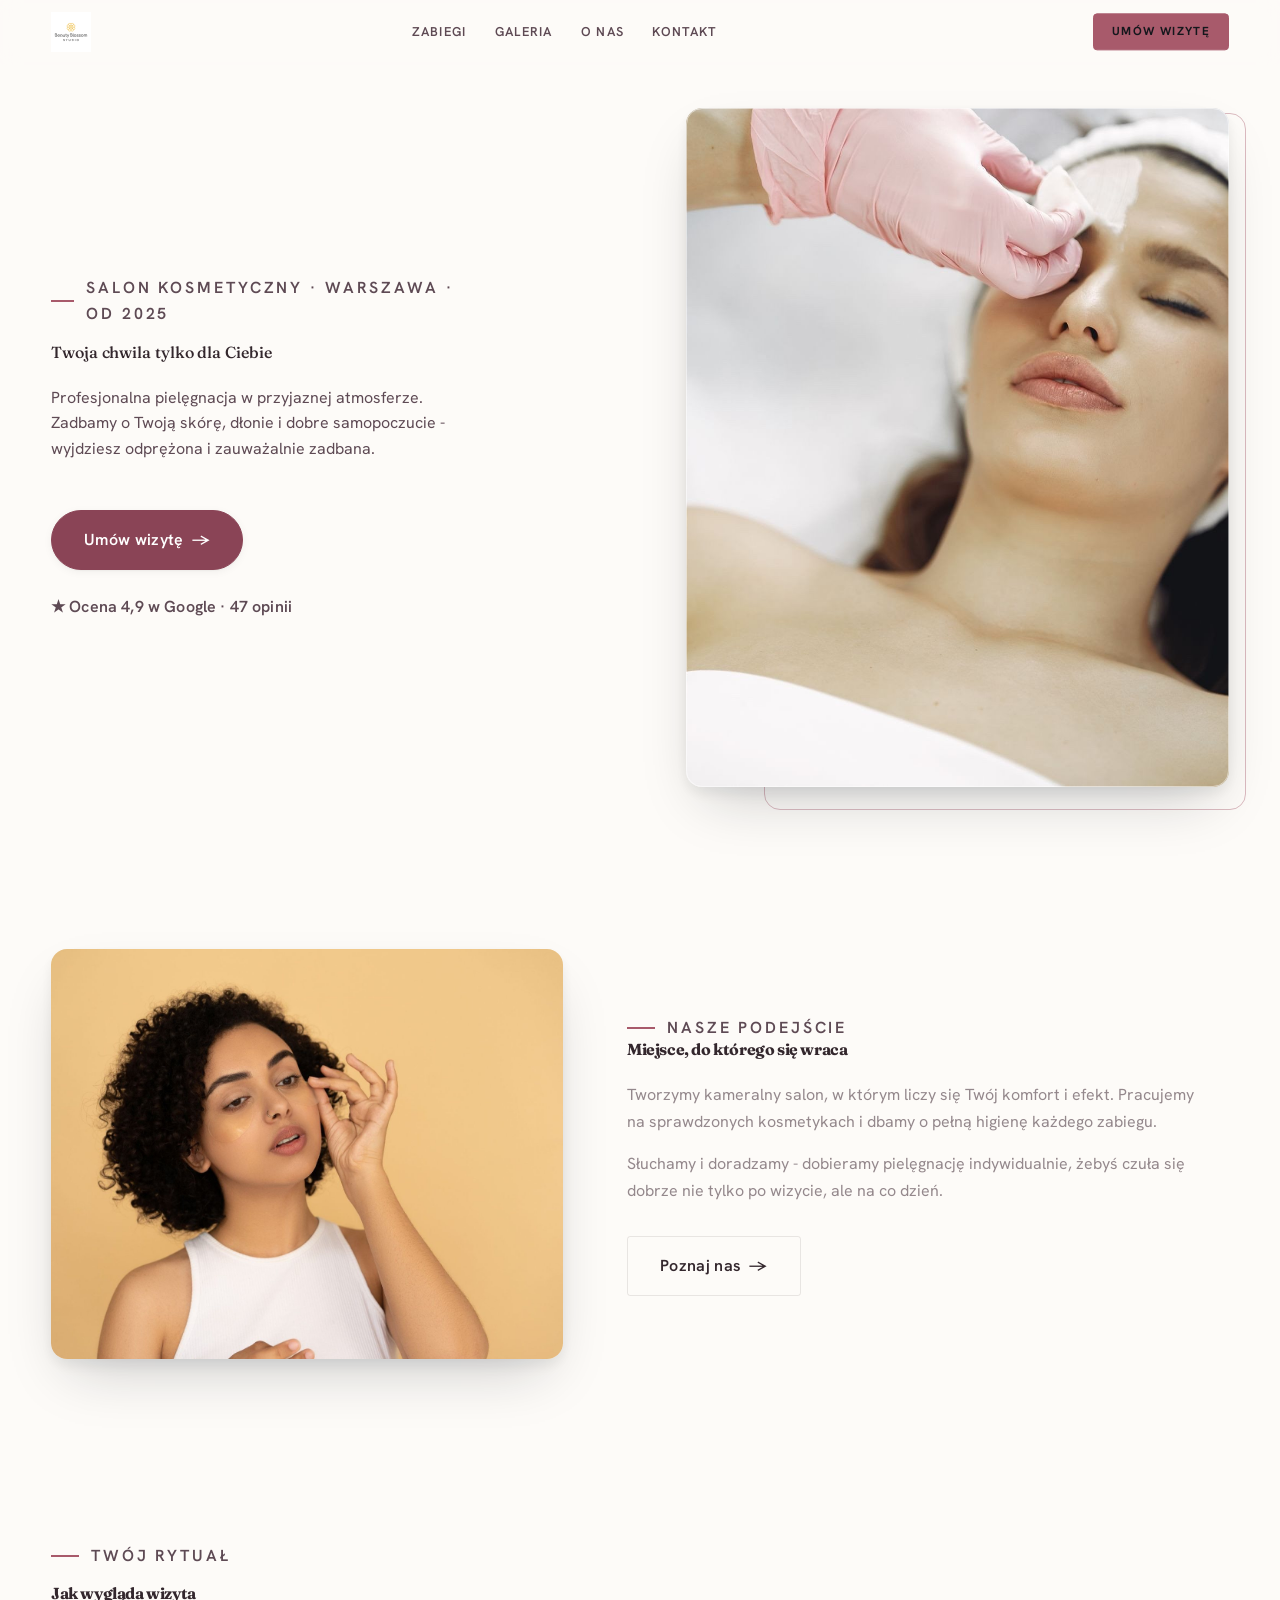
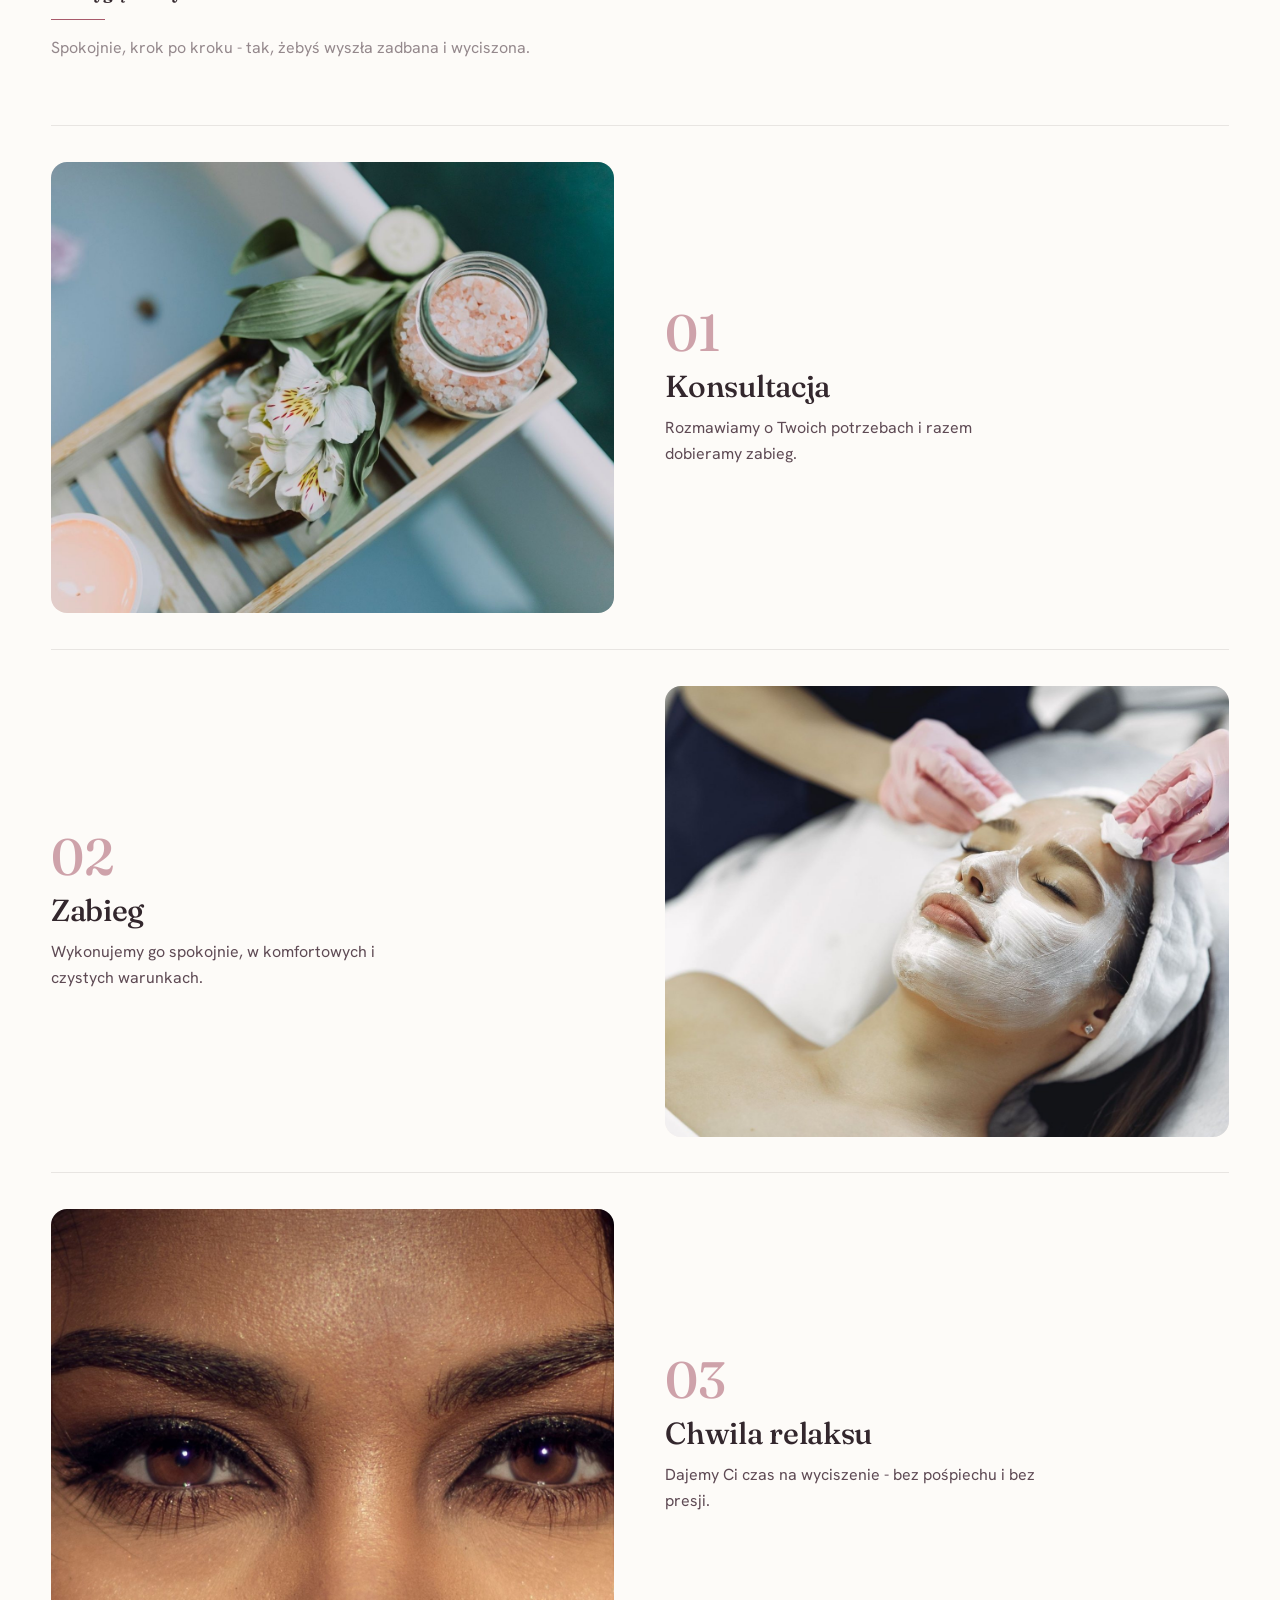
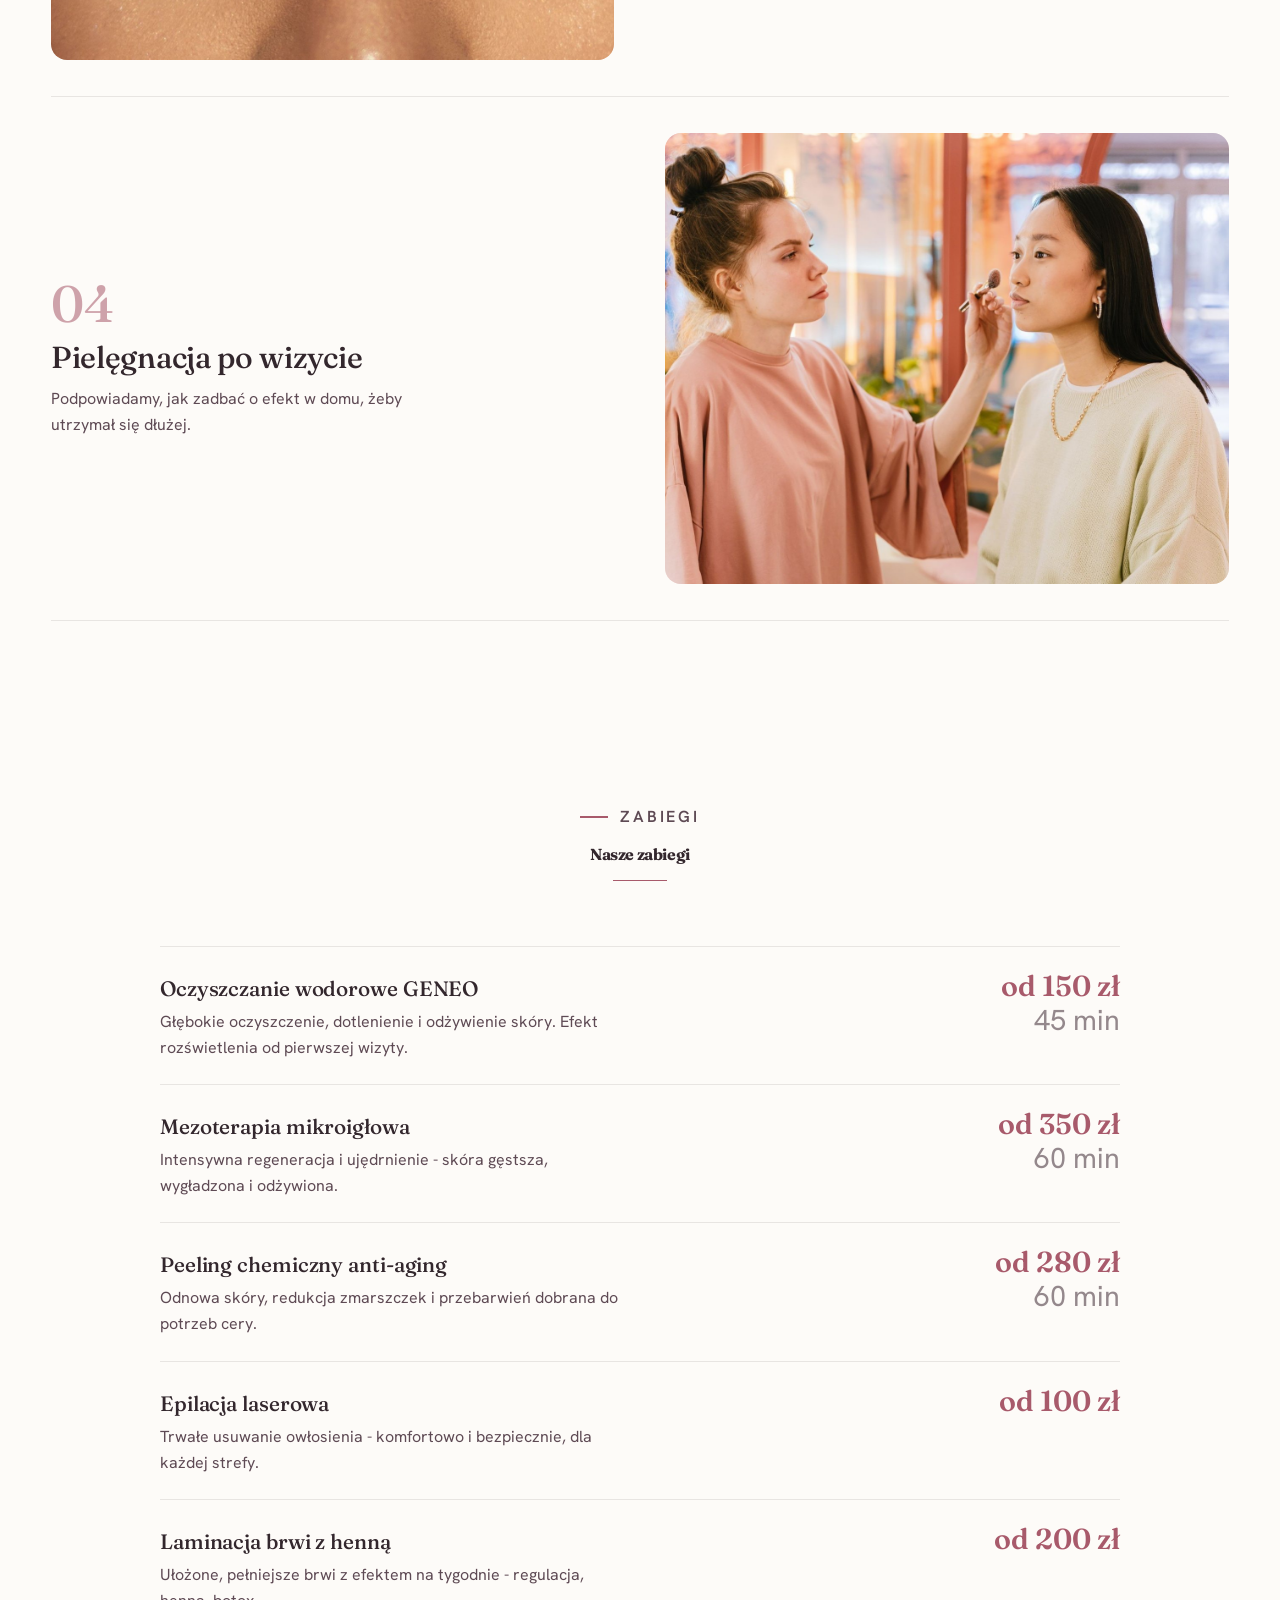
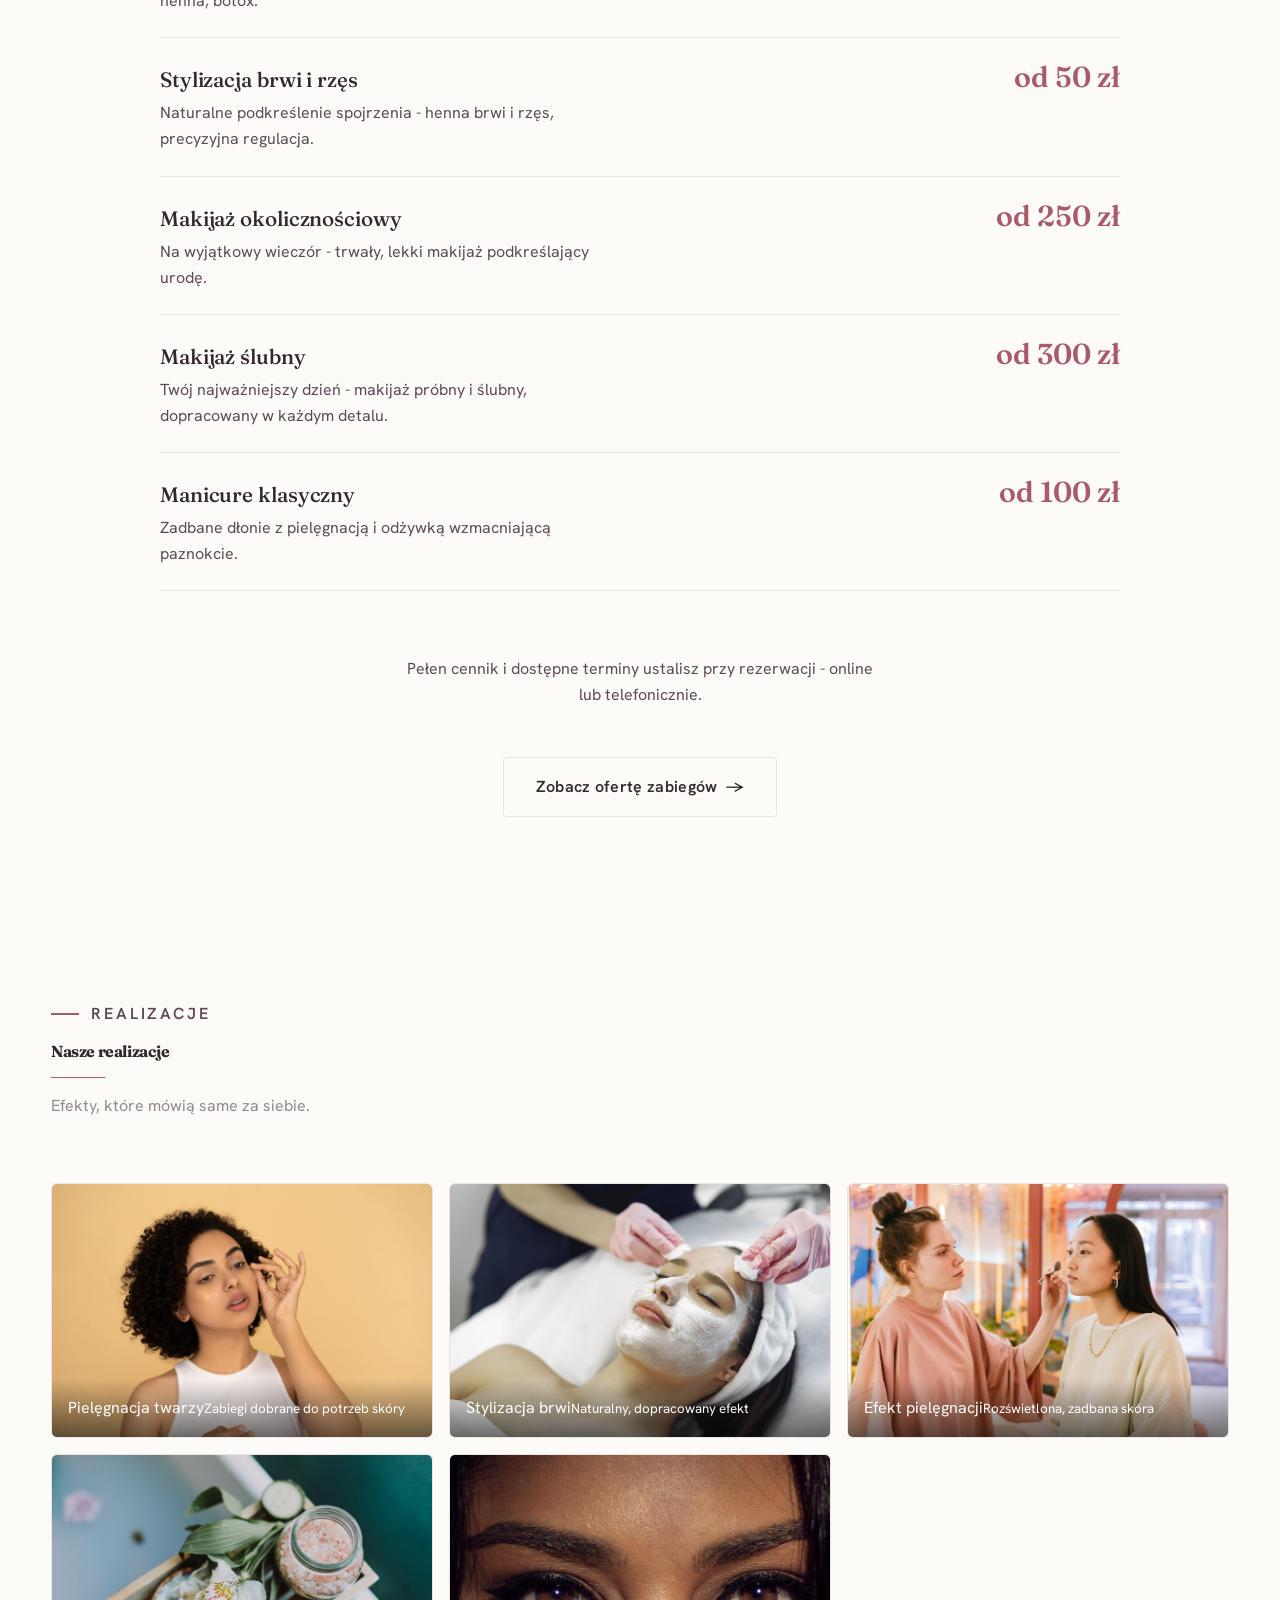
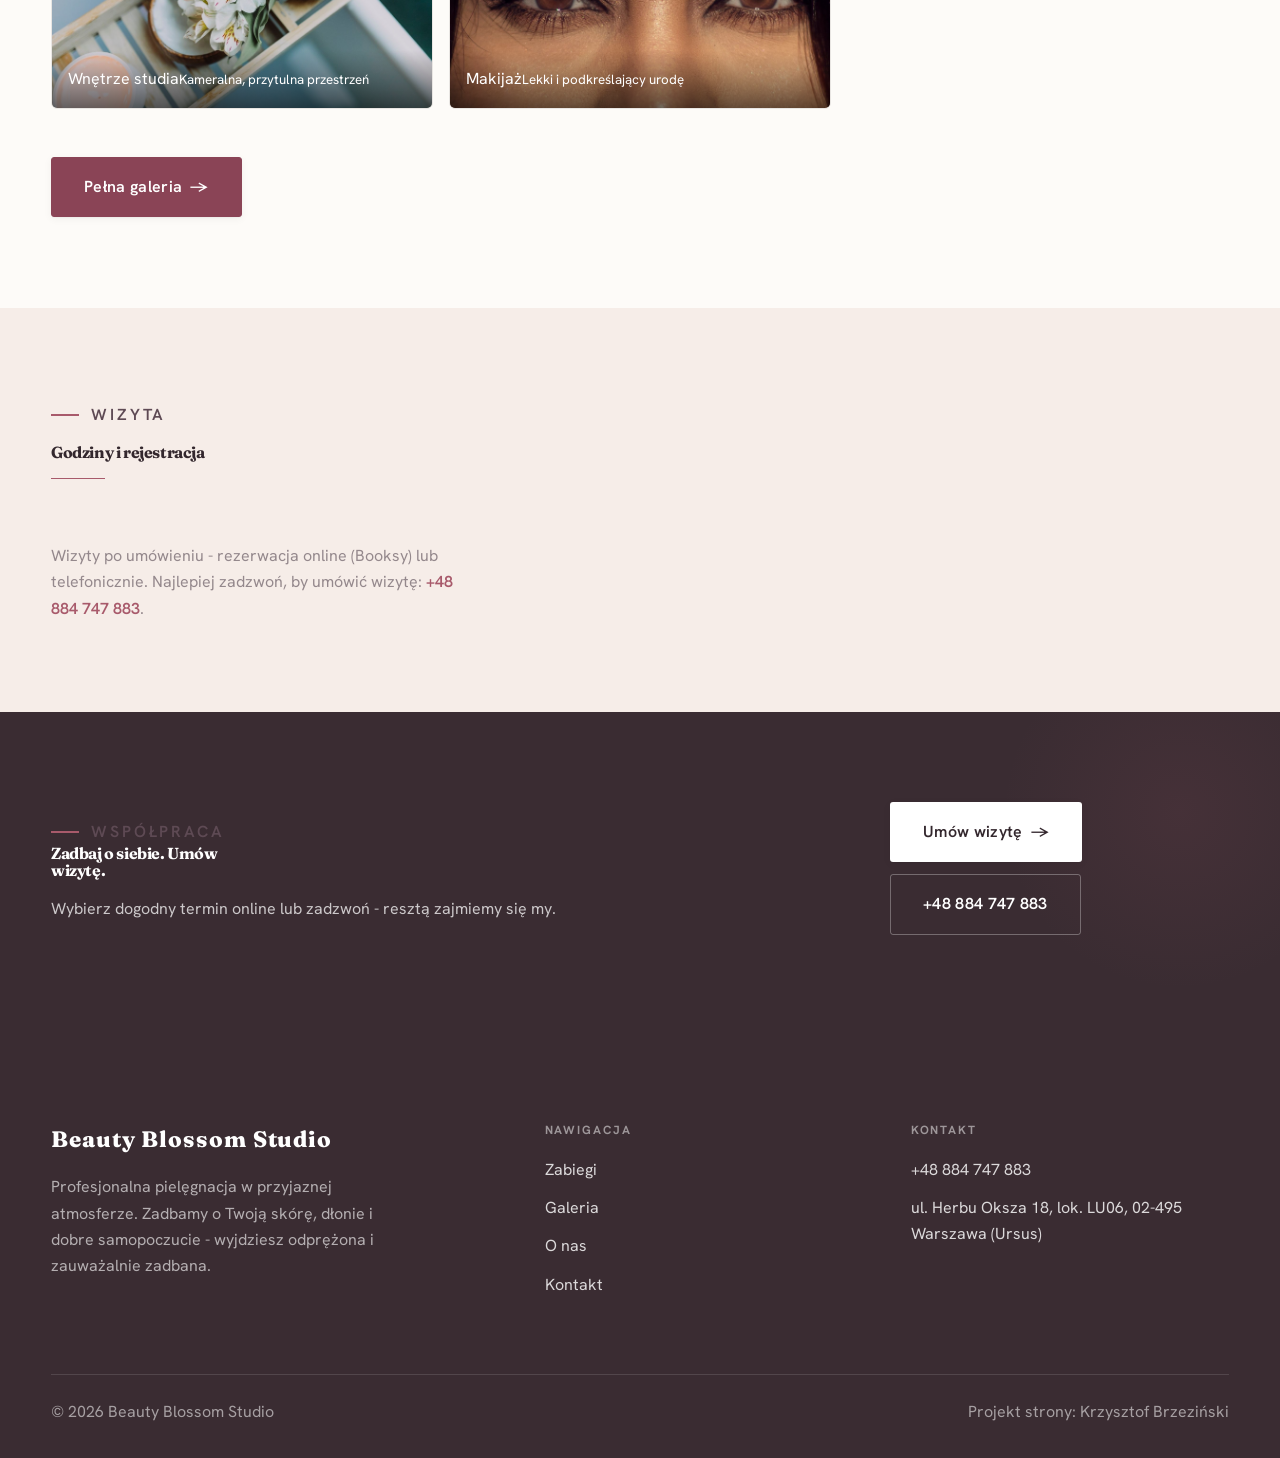
<file: index.html>
<!DOCTYPE html>
<html lang="pl">
<head>
<meta charset="UTF-8">
<meta name="viewport" content="width=device-width, initial-scale=1.0">
<title>Beauty Blossom Studio - Salon kosmetyczny · Warszawa</title>
<meta name="description" content="Beauty Blossom Studio - profesjonalna pielęgnacja twarzy, dłoni i stóp. Sterylne narzędzia, indywidualne podejście, dogodne terminy. Zapraszamy.">
<link rel="preconnect" href="https://fonts.googleapis.com">
<link rel="preconnect" href="https://fonts.gstatic.com" crossorigin>
<link href="https://fonts.googleapis.com/css2?family=Fraunces:wght@500;600;700&family=Hanken+Grotesk:wght@400;500;600&display=swap" rel="stylesheet">
<link rel="stylesheet" href="assets/styles.css">
</head>
<body>

<header class="nav">
  <div class="wrap nav-inner">
    <a class="brand brand-has-logo" href="index.html"><img class="brand-logo" src="img/logo.jpg" alt="Beauty Blossom Studio"></a>
    <nav class="nav-links">
      <a href="oferta.html">Zabiegi</a>
      <a href="realizacje.html">Galeria</a>
      <a href="o-nas.html">O nas</a>
      <a href="kontakt.html">Kontakt</a>
      <a href="kontakt.html" class="btn btn-accent">Umów wizytę</a>
    </nav>
    <button class="nav-toggle" aria-label="Menu"><span></span><span></span><span></span></button>
  </div>
</header>

<section class="hero-spa">
  <div class="wrap">
    <div class="hs-copy reveal">
      <span class="eyebrow">Salon kosmetyczny · Warszawa · od 2025</span>
      <h1 class="hs-claim">Twoja chwila tylko dla Ciebie</h1>
      <p class="hs-lead">Profesjonalna pielęgnacja w przyjaznej atmosferze. Zadbamy o Twoją skórę, dłonie i dobre samopoczucie - wyjdziesz odprężona i zauważalnie zadbana.</p>
      <a href="kontakt.html" class="btn btn-accent hs-cta">Umów wizytę <span class="arr">→</span></a>
      <p class="hs-rating">★ Ocena 4,9 w Google · 47 opinii</p>
    </div>
    <figure class="hs-fig reveal"><img src="img/hero.jpg" alt="Beauty Blossom Studio"></figure>
  </div>
</section>
<section>
  <div class="wrap split">
    <div class="split-art reveal"><img src="img/g5.jpg" alt="Beauty Blossom Studio" loading="lazy"></div>
    <div class="split-copy reveal">
      <span class="eyebrow">Nasze podejście</span>
      <h2>Miejsce, do którego się wraca</h2>
      <p class="muted">Tworzymy kameralny salon, w którym liczy się Twój komfort i efekt. Pracujemy na sprawdzonych kosmetykach i dbamy o pełną higienę każdego zabiegu.</p>
      <p class="muted">Słuchamy i doradzamy - dobieramy pielęgnację indywidualnie, żebyś czuła się dobrze nie tylko po wizycie, ale na co dzień.</p>
      <a href="o-nas.html" class="btn btn-ghost">Poznaj nas <span class="arr">→</span></a>
    </div>
  </div>
</section>
<section class="rytual">
  <div class="wrap">
    <div class="head reveal">
      <span class="eyebrow">Twój rytuał</span>
      <h2>Jak wygląda wizyta</h2>
      <p>Spokojnie, krok po kroku - tak, żebyś wyszła zadbana i wyciszona.</p>
    </div>
    <div class="ryt-list">
      <div class="ryt-row reveal">
        <figure class="ryt-fig"><img src="img/g6.jpg" alt="Konsultacja" loading="lazy"></figure>
        <div class="ryt-copy"><span class="ryt-no">01</span><h3>Konsultacja</h3><p>Rozmawiamy o Twoich potrzebach i razem dobieramy zabieg.</p></div>
      </div>
      <div class="ryt-row reveal">
        <figure class="ryt-fig"><img src="img/g7.jpg" alt="Zabieg" loading="lazy"></figure>
        <div class="ryt-copy"><span class="ryt-no">02</span><h3>Zabieg</h3><p>Wykonujemy go spokojnie, w komfortowych i czystych warunkach.</p></div>
      </div>
      <div class="ryt-row reveal">
        <figure class="ryt-fig"><img src="img/g8.jpg" alt="Chwila relaksu" loading="lazy"></figure>
        <div class="ryt-copy"><span class="ryt-no">03</span><h3>Chwila relaksu</h3><p>Dajemy Ci czas na wyciszenie - bez pośpiechu i bez presji.</p></div>
      </div>
      <div class="ryt-row reveal">
        <figure class="ryt-fig"><img src="img/g9.jpg" alt="Pielęgnacja po wizycie" loading="lazy"></figure>
        <div class="ryt-copy"><span class="ryt-no">04</span><h3>Pielęgnacja po wizycie</h3><p>Podpowiadamy, jak zadbać o efekt w domu, żeby utrzymał się dłużej.</p></div>
      </div>
    </div>
  </div>
</section>
<section class="menu-sec">
  <div class="wrap">
    <div class="head center reveal">
      <span class="eyebrow">Zabiegi</span>
      <h2>Nasze zabiegi</h2>
    </div>
    <div class="cennik">
      <div class="cennik-row reveal"><div class="cn-name"><h3>Oczyszczanie wodorowe GENEO</h3><p class="cn-desc">Głębokie oczyszczenie, dotlenienie i odżywienie skóry. Efekt rozświetlenia od pierwszej wizyty.</p></div><div class="cn-price">od 150 zł<span class="cn-meta">45 min</span></div></div>
      <div class="cennik-row reveal"><div class="cn-name"><h3>Mezoterapia mikroigłowa</h3><p class="cn-desc">Intensywna regeneracja i ujędrnienie - skóra gęstsza, wygładzona i odżywiona.</p></div><div class="cn-price">od 350 zł<span class="cn-meta">60 min</span></div></div>
      <div class="cennik-row reveal"><div class="cn-name"><h3>Peeling chemiczny anti-aging</h3><p class="cn-desc">Odnowa skóry, redukcja zmarszczek i przebarwień dobrana do potrzeb cery.</p></div><div class="cn-price">od 280 zł<span class="cn-meta">60 min</span></div></div>
      <div class="cennik-row reveal"><div class="cn-name"><h3>Epilacja laserowa</h3><p class="cn-desc">Trwałe usuwanie owłosienia - komfortowo i bezpiecznie, dla każdej strefy.</p></div><div class="cn-price">od 100 zł</div></div>
      <div class="cennik-row reveal"><div class="cn-name"><h3>Laminacja brwi z henną</h3><p class="cn-desc">Ułożone, pełniejsze brwi z efektem na tygodnie - regulacja, henna, botox.</p></div><div class="cn-price">od 200 zł</div></div>
      <div class="cennik-row reveal"><div class="cn-name"><h3>Stylizacja brwi i rzęs</h3><p class="cn-desc">Naturalne podkreślenie spojrzenia - henna brwi i rzęs, precyzyjna regulacja.</p></div><div class="cn-price">od 50 zł</div></div>
      <div class="cennik-row reveal"><div class="cn-name"><h3>Makijaż okolicznościowy</h3><p class="cn-desc">Na wyjątkowy wieczór - trwały, lekki makijaż podkreślający urodę.</p></div><div class="cn-price">od 250 zł</div></div>
      <div class="cennik-row reveal"><div class="cn-name"><h3>Makijaż ślubny</h3><p class="cn-desc">Twój najważniejszy dzień - makijaż próbny i ślubny, dopracowany w każdym detalu.</p></div><div class="cn-price">od 300 zł</div></div>
      <div class="cennik-row reveal"><div class="cn-name"><h3>Manicure klasyczny</h3><p class="cn-desc">Zadbane dłonie z pielęgnacją i odżywką wzmacniającą paznokcie.</p></div><div class="cn-price">od 100 zł</div></div>
    </div>
    <p class="menu-note">Pełen cennik i dostępne terminy ustalisz przy rezerwacji - online lub telefonicznie.</p>
    <div style="text-align:center;margin-top:var(--space-7)" class="reveal"><a href="oferta.html" class="btn btn-ghost">Zobacz ofertę zabiegów <span class="arr">→</span></a></div>
  </div>
</section>
<section>
  <div class="wrap">
    <div class="head reveal">
      <span class="eyebrow">Realizacje</span>
      <h2>Nasze realizacje</h2>
      <p>Efekty, które mówią same za siebie.</p>
    </div>
    <div class="gallery-masonry">
      <figure class="m-tile reveal"><img src="img/g5.jpg" alt="Pielęgnacja twarzy" loading="lazy"><div class="cap">Pielęgnacja twarzy<small>Zabiegi dobrane do potrzeb skóry</small></div></figure>
      <figure class="m-tile reveal"><img src="img/g6.jpg" alt="Wnętrze studia" loading="lazy"><div class="cap">Wnętrze studia<small>Kameralna, przytulna przestrzeń</small></div></figure>
      <figure class="m-tile reveal"><img src="img/g7.jpg" alt="Stylizacja brwi" loading="lazy"><div class="cap">Stylizacja brwi<small>Naturalny, dopracowany efekt</small></div></figure>
      <figure class="m-tile reveal"><img src="img/g8.jpg" alt="Makijaż" loading="lazy"><div class="cap">Makijaż<small>Lekki i podkreślający urodę</small></div></figure>
      <figure class="m-tile reveal"><img src="img/g9.jpg" alt="Efekt pielęgnacji" loading="lazy"><div class="cap">Efekt pielęgnacji<small>Rozświetlona, zadbana skóra</small></div></figure>
    </div>
    <div style="margin-top:var(--space-7)" class="reveal"><a href="realizacje.html" class="btn btn-accent">Pełna galeria <span class="arr">→</span></a></div>
  </div>
</section>
<section class="trust">
  <div class="wrap">
    <div class="head reveal">
      <span class="eyebrow">Wizyta</span>
      <h2>Godziny i rejestracja</h2>
    </div>
    <p class="reveal" style="color:var(--muted);max-width:48ch">Wizyty po umówieniu - rezerwacja online (Booksy) lub telefonicznie. Najlepiej zadzwoń, by umówić wizytę: <a href="tel:+48884747883" style="color:var(--accent);font-weight:600">+48 884 747 883</a>.</p>
  </div>
</section>
<section class="cta">
  <div class="wrap">
    <div class="reveal">
      <span class="eyebrow">Współpraca</span>
      <h2>Zadbaj o siebie. Umów wizytę.</h2>
      <p>Wybierz dogodny termin online lub zadzwoń - resztą zajmiemy się my.</p>
    </div>
    <div class="cta-actions reveal">
      <a href="kontakt.html" class="btn btn-light">Umów wizytę <span class="arr">→</span></a>
      <a href="tel:+48884747883" class="btn btn-ghost" style="color:#fff;border-color:rgba(255,255,255,.3)">+48 884 747 883</a>
    </div>
  </div>
</section>

<footer>
  <div class="wrap">
    <div class="foot-grid">
      <div class="foot-brand">
        <div class="name">Beauty Blossom Studio</div>
        <p>Profesjonalna pielęgnacja w przyjaznej atmosferze. Zadbamy o Twoją skórę, dłonie i dobre samopoczucie - wyjdziesz odprężona i zauważalnie zadbana.</p>
      </div>
      <div class="foot-col">
        <h4>Nawigacja</h4>
        <a href="oferta.html">Zabiegi</a>
        <a href="realizacje.html">Galeria</a>
        <a href="o-nas.html">O nas</a>
        <a href="kontakt.html">Kontakt</a>
      </div>
      <div class="foot-col">
        <h4>Kontakt</h4>
        <a href="tel:+48884747883">+48 884 747 883</a>
        <p>ul. Herbu Oksza 18, lok. LU06, 02-495 Warszawa (Ursus)</p>
      </div>
    </div>
    <div class="foot-bot">
      <span>© 2026 Beauty Blossom Studio</span>
      <span>Projekt strony: Krzysztof Brzeziński</span>
    </div>
  </div>
</footer>
<div class="sticky-reserve"><a class="sr-book" href="kontakt.html">Umów wizytę</a><a class="sr-call" href="tel:+48884747883" aria-label="Zadzwoń"><svg class="ico-tel" width="16" height="16" viewBox="0 0 24 24" fill="none" aria-hidden="true"><path d="M6.6 10.8a15.5 15.5 0 0 0 6.6 6.6l2.2-2.2a1 1 0 0 1 1-.24 11.4 11.4 0 0 0 3.6.58 1 1 0 0 1 1 1V20a1 1 0 0 1-1 1A17 17 0 0 1 3 4a1 1 0 0 1 1-1h3.5a1 1 0 0 1 1 1c0 1.25.2 2.46.58 3.6a1 1 0 0 1-.25 1l-2.23 2.2Z" fill="currentColor"/></svg></a></div>

<script src="assets/main.js"></script>
</body>
</html>
</file>
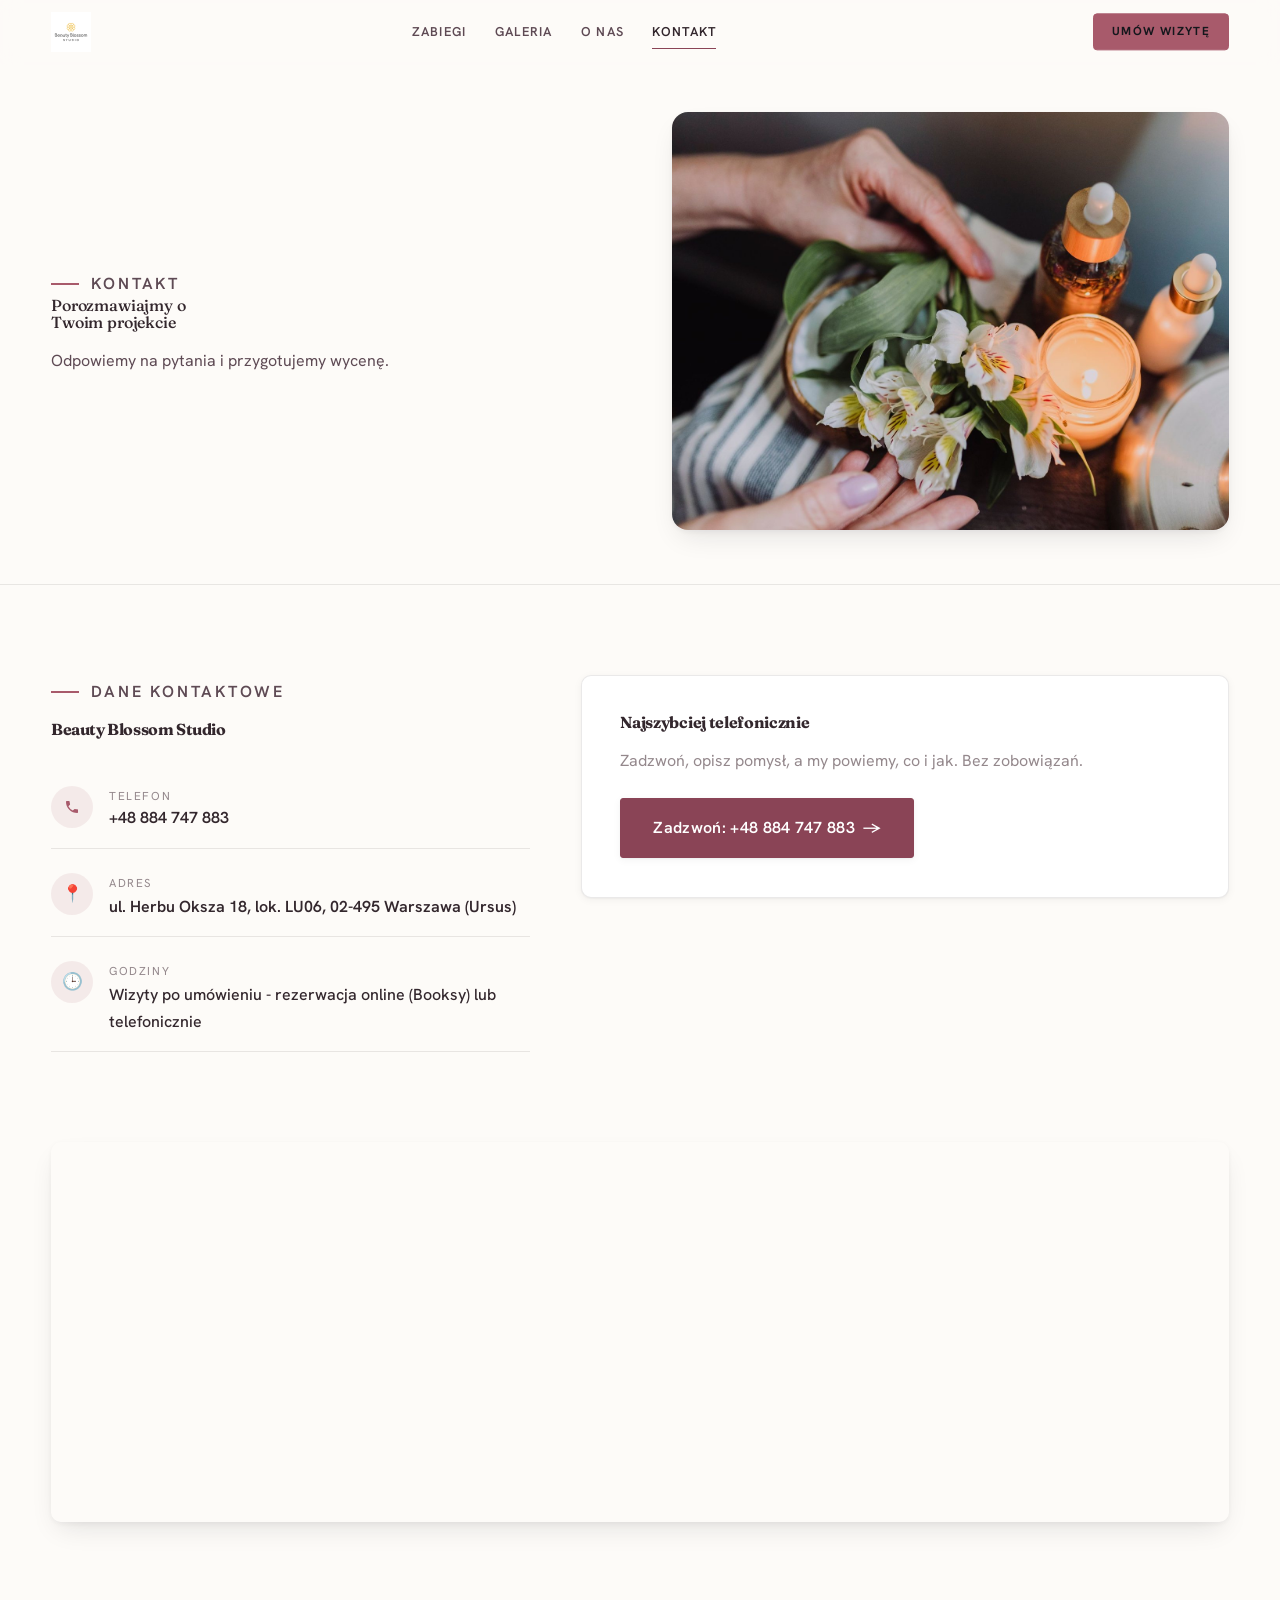
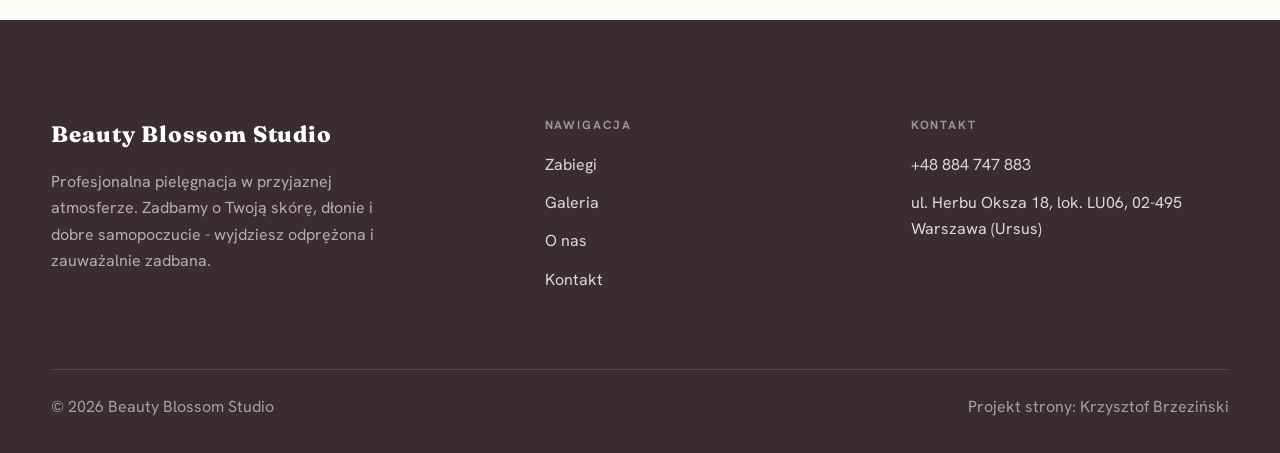
<file: kontakt.html>
<!DOCTYPE html>
<html lang="pl">
<head>
<meta charset="UTF-8">
<meta name="viewport" content="width=device-width, initial-scale=1.0">
<title>Kontakt - Beauty Blossom Studio</title>
<meta name="description" content="Kontakt Beauty Blossom Studio - ul. Herbu Oksza 18, lok. LU06, 02-495 Warszawa (Ursus)">
<link rel="preconnect" href="https://fonts.googleapis.com">
<link rel="preconnect" href="https://fonts.gstatic.com" crossorigin>
<link href="https://fonts.googleapis.com/css2?family=Fraunces:wght@500;600;700&family=Hanken+Grotesk:wght@400;500;600&display=swap" rel="stylesheet">
<link rel="stylesheet" href="assets/styles.css">
</head>
<body>

<header class="nav">
  <div class="wrap nav-inner">
    <a class="brand brand-has-logo" href="index.html"><img class="brand-logo" src="img/logo.jpg" alt="Beauty Blossom Studio"></a>
    <nav class="nav-links">
      <a href="oferta.html">Zabiegi</a>
      <a href="realizacje.html">Galeria</a>
      <a href="o-nas.html">O nas</a>
      <a href="kontakt.html" class="active">Kontakt</a>
      <a href="kontakt.html" class="btn btn-accent">Umów wizytę</a>
    </nav>
    <button class="nav-toggle" aria-label="Menu"><span></span><span></span><span></span></button>
  </div>
</header>

<section class="pagehead pagehead-soft">
  <div class="wrap">
    <figure class="ph-fig reveal"><img src="img/g14.jpg" alt="Beauty Blossom Studio - Porozmawiajmy o Twoim projekcie" loading="lazy"></figure>
    <div class="ph-copy reveal">
      <span class="eyebrow">Kontakt</span>
      <h1>Porozmawiajmy o Twoim projekcie</h1>
      <p>Odpowiemy na pytania i przygotujemy wycenę.</p>
    </div>
  </div>
</section>
<section>
  <div class="wrap contact-grid">
    <div class="reveal">
      <span class="eyebrow">Dane kontaktowe</span>
      <h2 style="margin:var(--space-4) 0 var(--space-6)">Beauty Blossom Studio</h2>
      <div class="info-list">
        <div class="info-row"><div class="ic"><svg class="ico-tel" width="16" height="16" viewBox="0 0 24 24" fill="none" aria-hidden="true"><path d="M6.6 10.8a15.5 15.5 0 0 0 6.6 6.6l2.2-2.2a1 1 0 0 1 1-.24 11.4 11.4 0 0 0 3.6.58 1 1 0 0 1 1 1V20a1 1 0 0 1-1 1A17 17 0 0 1 3 4a1 1 0 0 1 1-1h3.5a1 1 0 0 1 1 1c0 1.25.2 2.46.58 3.6a1 1 0 0 1-.25 1l-2.23 2.2Z" fill="currentColor"/></svg></div><div><div class="lbl">Telefon</div><a class="val" href="tel:+48884747883">+48 884 747 883</a></div></div>
        <div class="info-row"><div class="ic">📍</div><div><div class="lbl">Adres</div><div class="val">ul. Herbu Oksza 18, lok. LU06, 02-495 Warszawa (Ursus)</div></div></div>
        <div class="info-row"><div class="ic">🕒</div><div><div class="lbl">Godziny</div><div class="val" style="font-weight:500">Wizyty po umówieniu - rezerwacja online (Booksy) lub telefonicznie</div></div></div>
      </div>
    </div>
    <div class="reveal">
      <div class="form">
        <h3 style="margin-bottom:var(--space-4)">Najszybciej telefonicznie</h3>
        <p class="muted" style="margin-bottom:var(--space-5)">Zadzwoń, opisz pomysł, a my powiemy, co i jak. Bez zobowiązań.</p>
        <a href="tel:+48884747883" class="btn btn-accent" style="justify-content:center">Zadzwoń: +48 884 747 883 <span class="arr">→</span></a>
      </div>
    </div>
  </div>
</section>
<section style="padding-top:0">
  <div class="wrap reveal">
    <iframe class="map" title="Beauty Blossom Studio - Warszawa" src="https://maps.google.com/maps?q=Beauty%20Blossom%20Studio%20Warszawa&z=15&output=embed" loading="lazy" referrerpolicy="no-referrer-when-downgrade"></iframe>
  </div>
</section>

<footer>
  <div class="wrap">
    <div class="foot-grid">
      <div class="foot-brand">
        <div class="name">Beauty Blossom Studio</div>
        <p>Profesjonalna pielęgnacja w przyjaznej atmosferze. Zadbamy o Twoją skórę, dłonie i dobre samopoczucie - wyjdziesz odprężona i zauważalnie zadbana.</p>
      </div>
      <div class="foot-col">
        <h4>Nawigacja</h4>
        <a href="oferta.html">Zabiegi</a>
        <a href="realizacje.html">Galeria</a>
        <a href="o-nas.html">O nas</a>
        <a href="kontakt.html">Kontakt</a>
      </div>
      <div class="foot-col">
        <h4>Kontakt</h4>
        <a href="tel:+48884747883">+48 884 747 883</a>
        <p>ul. Herbu Oksza 18, lok. LU06, 02-495 Warszawa (Ursus)</p>
      </div>
    </div>
    <div class="foot-bot">
      <span>© 2026 Beauty Blossom Studio</span>
      <span>Projekt strony: Krzysztof Brzeziński</span>
    </div>
  </div>
</footer>
<div class="sticky-reserve"><a class="sr-book" href="kontakt.html">Umów wizytę</a><a class="sr-call" href="tel:+48884747883" aria-label="Zadzwoń"><svg class="ico-tel" width="16" height="16" viewBox="0 0 24 24" fill="none" aria-hidden="true"><path d="M6.6 10.8a15.5 15.5 0 0 0 6.6 6.6l2.2-2.2a1 1 0 0 1 1-.24 11.4 11.4 0 0 0 3.6.58 1 1 0 0 1 1 1V20a1 1 0 0 1-1 1A17 17 0 0 1 3 4a1 1 0 0 1 1-1h3.5a1 1 0 0 1 1 1c0 1.25.2 2.46.58 3.6a1 1 0 0 1-.25 1l-2.23 2.2Z" fill="currentColor"/></svg></a></div>

<script src="assets/main.js"></script>
</body>
</html>
</file>
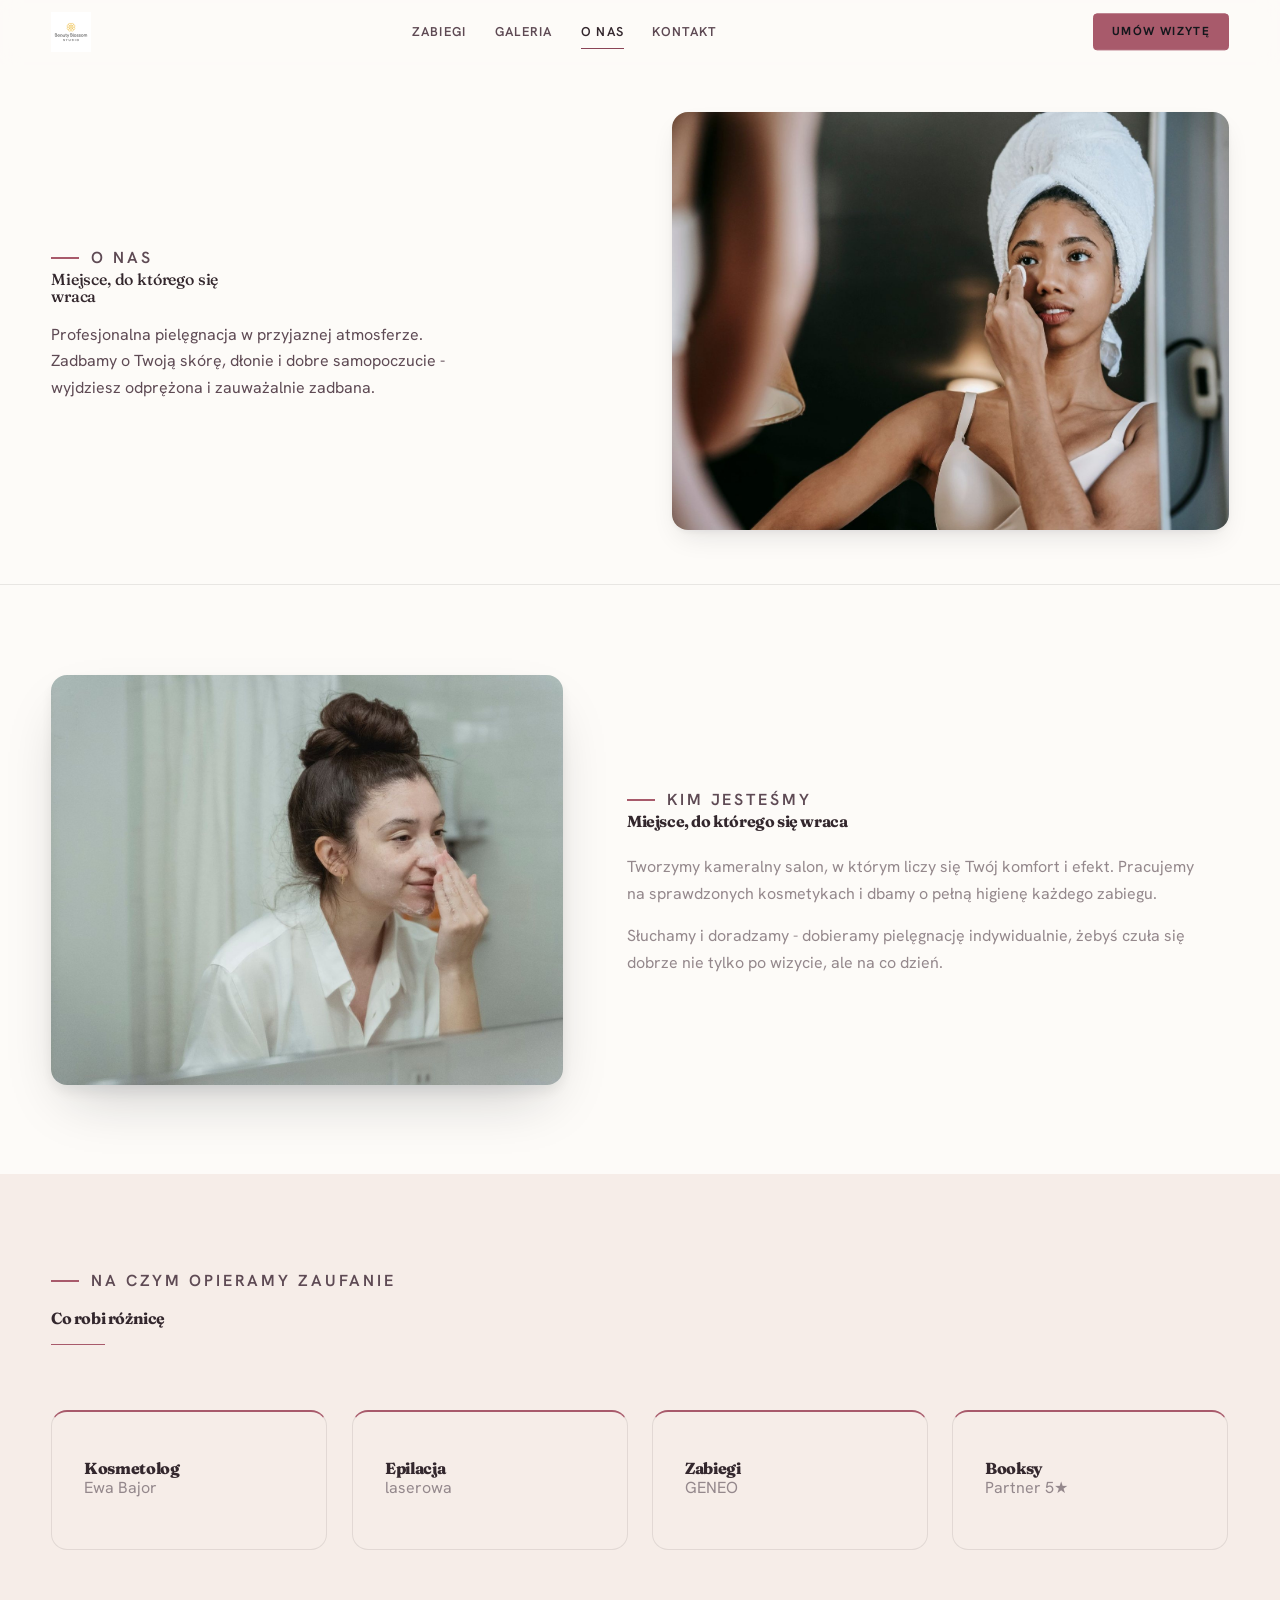
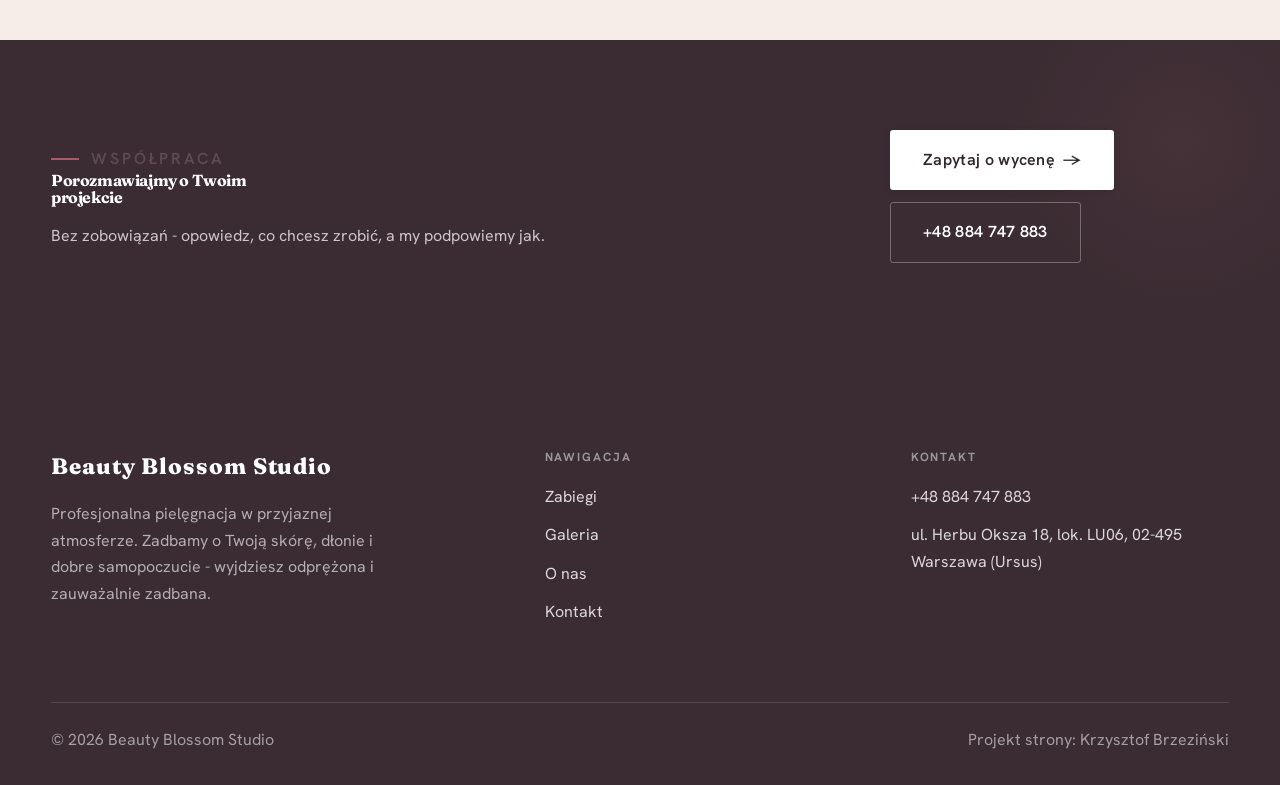
<file: o-nas.html>
<!DOCTYPE html>
<html lang="pl">
<head>
<meta charset="UTF-8">
<meta name="viewport" content="width=device-width, initial-scale=1.0">
<title>O nas - Beauty Blossom Studio</title>
<meta name="description" content="Beauty Blossom Studio - profesjonalna pielęgnacja twarzy, dłoni i stóp. Sterylne narzędzia, indywidualne podejście, dogodne terminy. Zapraszamy.">
<link rel="preconnect" href="https://fonts.googleapis.com">
<link rel="preconnect" href="https://fonts.gstatic.com" crossorigin>
<link href="https://fonts.googleapis.com/css2?family=Fraunces:wght@500;600;700&family=Hanken+Grotesk:wght@400;500;600&display=swap" rel="stylesheet">
<link rel="stylesheet" href="assets/styles.css">
</head>
<body>

<header class="nav">
  <div class="wrap nav-inner">
    <a class="brand brand-has-logo" href="index.html"><img class="brand-logo" src="img/logo.jpg" alt="Beauty Blossom Studio"></a>
    <nav class="nav-links">
      <a href="oferta.html">Zabiegi</a>
      <a href="realizacje.html">Galeria</a>
      <a href="o-nas.html" class="active">O nas</a>
      <a href="kontakt.html">Kontakt</a>
      <a href="kontakt.html" class="btn btn-accent">Umów wizytę</a>
    </nav>
    <button class="nav-toggle" aria-label="Menu"><span></span><span></span><span></span></button>
  </div>
</header>

<section class="pagehead pagehead-soft">
  <div class="wrap">
    <figure class="ph-fig reveal"><img src="img/g12.jpg" alt="Beauty Blossom Studio - Miejsce, do którego się wraca" loading="lazy"></figure>
    <div class="ph-copy reveal">
      <span class="eyebrow">O nas</span>
      <h1>Miejsce, do którego się wraca</h1>
      <p>Profesjonalna pielęgnacja w przyjaznej atmosferze. Zadbamy o Twoją skórę, dłonie i dobre samopoczucie - wyjdziesz odprężona i zauważalnie zadbana.</p>
    </div>
  </div>
</section>
<section>
  <div class="wrap split">
    <div class="split-art reveal"><img src="img/g13.jpg" alt="Beauty Blossom Studio" loading="lazy"></div>
    <div class="split-copy reveal">
      <span class="eyebrow">Kim jesteśmy</span>
      <h2>Miejsce, do którego się wraca</h2>
      <p class="muted">Tworzymy kameralny salon, w którym liczy się Twój komfort i efekt. Pracujemy na sprawdzonych kosmetykach i dbamy o pełną higienę każdego zabiegu.</p>
      <p class="muted">Słuchamy i doradzamy - dobieramy pielęgnację indywidualnie, żebyś czuła się dobrze nie tylko po wizycie, ale na co dzień.</p>
    </div>
  </div>
</section>

<section class="trust">
  <div class="wrap">
    <div class="head reveal">
      <span class="eyebrow">Na czym opieramy zaufanie</span>
      <h2>Co robi różnicę</h2>
    </div>
    <div class="trust-grid">
      <div class="trust-card reveal"><div class="big">Kosmetolog</div><p>Ewa Bajor</p></div>
      <div class="trust-card reveal"><div class="big">Epilacja</div><p>laserowa</p></div>
      <div class="trust-card reveal"><div class="big">Zabiegi</div><p>GENEO</p></div>
      <div class="trust-card reveal"><div class="big">Booksy</div><p>Partner 5★</p></div>
    </div>
  </div>
</section>
<section class="cta">
  <div class="wrap">
    <div class="reveal">
      <span class="eyebrow">Współpraca</span>
      <h2>Porozmawiajmy o Twoim projekcie</h2>
      <p>Bez zobowiązań - opowiedz, co chcesz zrobić, a my podpowiemy jak.</p>
    </div>
    <div class="cta-actions reveal">
      <a href="kontakt.html" class="btn btn-light">Zapytaj o wycenę <span class="arr">→</span></a>
      <a href="tel:+48884747883" class="btn btn-ghost" style="color:#fff;border-color:rgba(255,255,255,.3)">+48 884 747 883</a>
    </div>
  </div>
</section>

<footer>
  <div class="wrap">
    <div class="foot-grid">
      <div class="foot-brand">
        <div class="name">Beauty Blossom Studio</div>
        <p>Profesjonalna pielęgnacja w przyjaznej atmosferze. Zadbamy o Twoją skórę, dłonie i dobre samopoczucie - wyjdziesz odprężona i zauważalnie zadbana.</p>
      </div>
      <div class="foot-col">
        <h4>Nawigacja</h4>
        <a href="oferta.html">Zabiegi</a>
        <a href="realizacje.html">Galeria</a>
        <a href="o-nas.html">O nas</a>
        <a href="kontakt.html">Kontakt</a>
      </div>
      <div class="foot-col">
        <h4>Kontakt</h4>
        <a href="tel:+48884747883">+48 884 747 883</a>
        <p>ul. Herbu Oksza 18, lok. LU06, 02-495 Warszawa (Ursus)</p>
      </div>
    </div>
    <div class="foot-bot">
      <span>© 2026 Beauty Blossom Studio</span>
      <span>Projekt strony: Krzysztof Brzeziński</span>
    </div>
  </div>
</footer>
<div class="sticky-reserve"><a class="sr-book" href="kontakt.html">Umów wizytę</a><a class="sr-call" href="tel:+48884747883" aria-label="Zadzwoń"><svg class="ico-tel" width="16" height="16" viewBox="0 0 24 24" fill="none" aria-hidden="true"><path d="M6.6 10.8a15.5 15.5 0 0 0 6.6 6.6l2.2-2.2a1 1 0 0 1 1-.24 11.4 11.4 0 0 0 3.6.58 1 1 0 0 1 1 1V20a1 1 0 0 1-1 1A17 17 0 0 1 3 4a1 1 0 0 1 1-1h3.5a1 1 0 0 1 1 1c0 1.25.2 2.46.58 3.6a1 1 0 0 1-.25 1l-2.23 2.2Z" fill="currentColor"/></svg></a></div>

<script src="assets/main.js"></script>
</body>
</html>
</file>
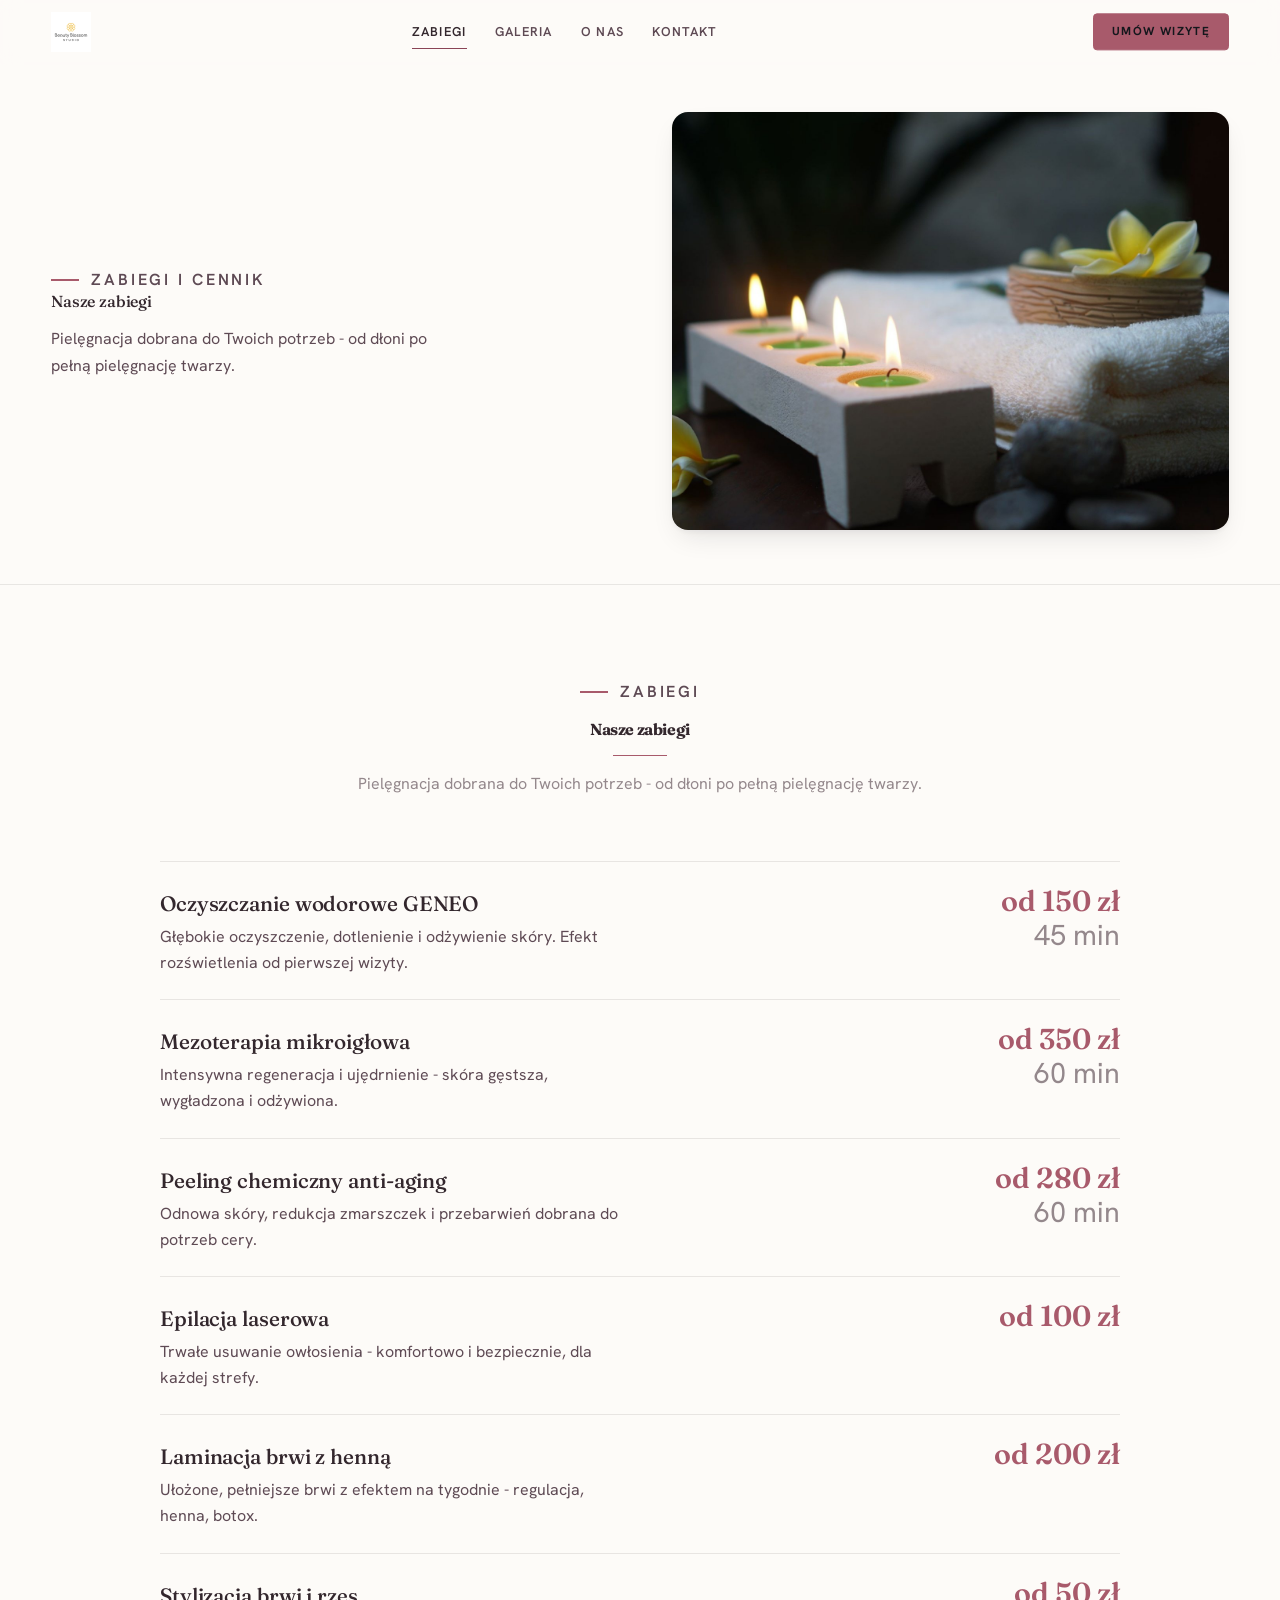
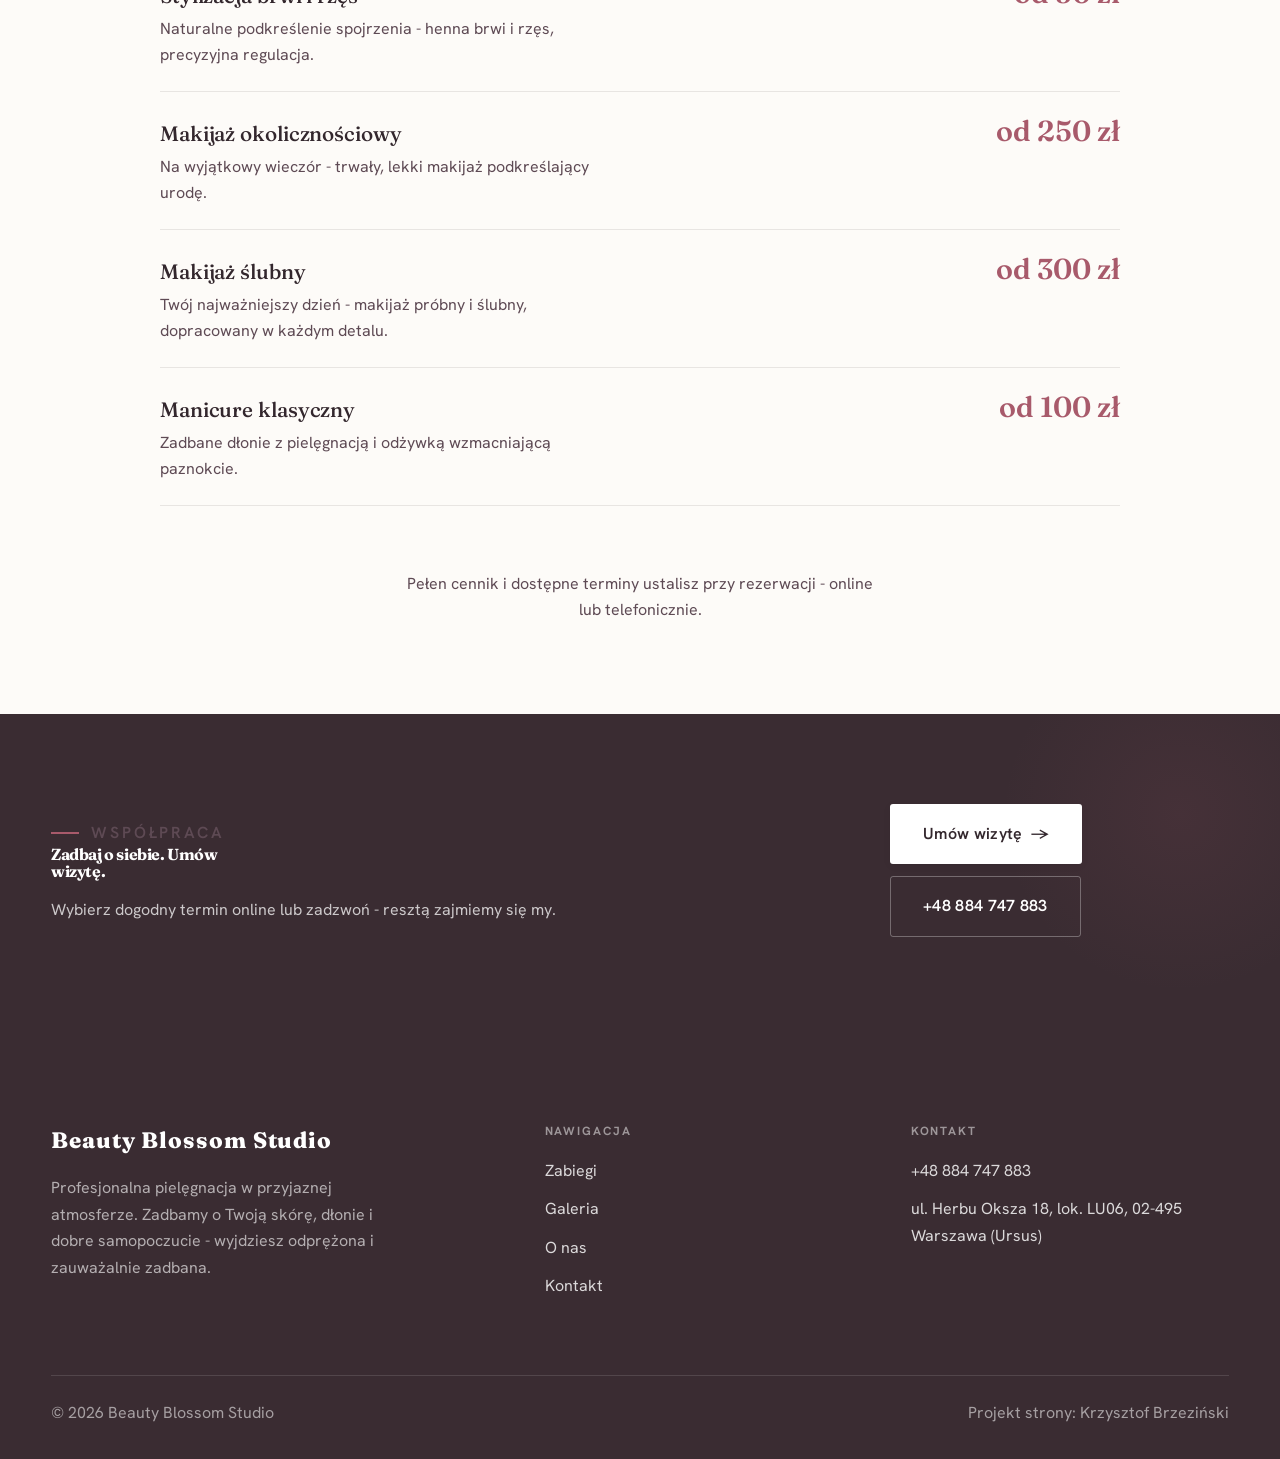
<file: oferta.html>
<!DOCTYPE html>
<html lang="pl">
<head>
<meta charset="UTF-8">
<meta name="viewport" content="width=device-width, initial-scale=1.0">
<title>Zabiegi i cennik - Beauty Blossom Studio</title>
<meta name="description" content="Beauty Blossom Studio - profesjonalna pielęgnacja twarzy, dłoni i stóp. Sterylne narzędzia, indywidualne podejście, dogodne terminy. Zapraszamy.">
<link rel="preconnect" href="https://fonts.googleapis.com">
<link rel="preconnect" href="https://fonts.gstatic.com" crossorigin>
<link href="https://fonts.googleapis.com/css2?family=Fraunces:wght@500;600;700&family=Hanken+Grotesk:wght@400;500;600&display=swap" rel="stylesheet">
<link rel="stylesheet" href="assets/styles.css">
</head>
<body>

<header class="nav">
  <div class="wrap nav-inner">
    <a class="brand brand-has-logo" href="index.html"><img class="brand-logo" src="img/logo.jpg" alt="Beauty Blossom Studio"></a>
    <nav class="nav-links">
      <a href="oferta.html" class="active">Zabiegi</a>
      <a href="realizacje.html">Galeria</a>
      <a href="o-nas.html">O nas</a>
      <a href="kontakt.html">Kontakt</a>
      <a href="kontakt.html" class="btn btn-accent">Umów wizytę</a>
    </nav>
    <button class="nav-toggle" aria-label="Menu"><span></span><span></span><span></span></button>
  </div>
</header>

<section class="pagehead pagehead-soft">
  <div class="wrap">
    <figure class="ph-fig reveal"><img src="img/g11.jpg" alt="Beauty Blossom Studio - Nasze zabiegi" loading="lazy"></figure>
    <div class="ph-copy reveal">
      <span class="eyebrow">Zabiegi i cennik</span>
      <h1>Nasze zabiegi</h1>
      <p>Pielęgnacja dobrana do Twoich potrzeb - od dłoni po pełną pielęgnację twarzy.</p>
    </div>
  </div>
</section>
<section class="menu-sec">
  <div class="wrap">
    <div class="head center reveal">
      <span class="eyebrow">Zabiegi</span>
      <h2>Nasze zabiegi</h2>
      <p>Pielęgnacja dobrana do Twoich potrzeb - od dłoni po pełną pielęgnację twarzy.</p>
    </div>
    <div class="cennik">
      <div class="cennik-row reveal"><div class="cn-name"><h3>Oczyszczanie wodorowe GENEO</h3><p class="cn-desc">Głębokie oczyszczenie, dotlenienie i odżywienie skóry. Efekt rozświetlenia od pierwszej wizyty.</p></div><div class="cn-price">od 150 zł<span class="cn-meta">45 min</span></div></div>
      <div class="cennik-row reveal"><div class="cn-name"><h3>Mezoterapia mikroigłowa</h3><p class="cn-desc">Intensywna regeneracja i ujędrnienie - skóra gęstsza, wygładzona i odżywiona.</p></div><div class="cn-price">od 350 zł<span class="cn-meta">60 min</span></div></div>
      <div class="cennik-row reveal"><div class="cn-name"><h3>Peeling chemiczny anti-aging</h3><p class="cn-desc">Odnowa skóry, redukcja zmarszczek i przebarwień dobrana do potrzeb cery.</p></div><div class="cn-price">od 280 zł<span class="cn-meta">60 min</span></div></div>
      <div class="cennik-row reveal"><div class="cn-name"><h3>Epilacja laserowa</h3><p class="cn-desc">Trwałe usuwanie owłosienia - komfortowo i bezpiecznie, dla każdej strefy.</p></div><div class="cn-price">od 100 zł</div></div>
      <div class="cennik-row reveal"><div class="cn-name"><h3>Laminacja brwi z henną</h3><p class="cn-desc">Ułożone, pełniejsze brwi z efektem na tygodnie - regulacja, henna, botox.</p></div><div class="cn-price">od 200 zł</div></div>
      <div class="cennik-row reveal"><div class="cn-name"><h3>Stylizacja brwi i rzęs</h3><p class="cn-desc">Naturalne podkreślenie spojrzenia - henna brwi i rzęs, precyzyjna regulacja.</p></div><div class="cn-price">od 50 zł</div></div>
      <div class="cennik-row reveal"><div class="cn-name"><h3>Makijaż okolicznościowy</h3><p class="cn-desc">Na wyjątkowy wieczór - trwały, lekki makijaż podkreślający urodę.</p></div><div class="cn-price">od 250 zł</div></div>
      <div class="cennik-row reveal"><div class="cn-name"><h3>Makijaż ślubny</h3><p class="cn-desc">Twój najważniejszy dzień - makijaż próbny i ślubny, dopracowany w każdym detalu.</p></div><div class="cn-price">od 300 zł</div></div>
      <div class="cennik-row reveal"><div class="cn-name"><h3>Manicure klasyczny</h3><p class="cn-desc">Zadbane dłonie z pielęgnacją i odżywką wzmacniającą paznokcie.</p></div><div class="cn-price">od 100 zł</div></div>
    </div>
    <p class="menu-note">Pełen cennik i dostępne terminy ustalisz przy rezerwacji - online lub telefonicznie.</p>
  </div>
</section>
<section class="cta">
  <div class="wrap">
    <div class="reveal">
      <span class="eyebrow">Współpraca</span>
      <h2>Zadbaj o siebie. Umów wizytę.</h2>
      <p>Wybierz dogodny termin online lub zadzwoń - resztą zajmiemy się my.</p>
    </div>
    <div class="cta-actions reveal">
      <a href="kontakt.html" class="btn btn-light">Umów wizytę <span class="arr">→</span></a>
      <a href="tel:+48884747883" class="btn btn-ghost" style="color:#fff;border-color:rgba(255,255,255,.3)">+48 884 747 883</a>
    </div>
  </div>
</section>

<footer>
  <div class="wrap">
    <div class="foot-grid">
      <div class="foot-brand">
        <div class="name">Beauty Blossom Studio</div>
        <p>Profesjonalna pielęgnacja w przyjaznej atmosferze. Zadbamy o Twoją skórę, dłonie i dobre samopoczucie - wyjdziesz odprężona i zauważalnie zadbana.</p>
      </div>
      <div class="foot-col">
        <h4>Nawigacja</h4>
        <a href="oferta.html">Zabiegi</a>
        <a href="realizacje.html">Galeria</a>
        <a href="o-nas.html">O nas</a>
        <a href="kontakt.html">Kontakt</a>
      </div>
      <div class="foot-col">
        <h4>Kontakt</h4>
        <a href="tel:+48884747883">+48 884 747 883</a>
        <p>ul. Herbu Oksza 18, lok. LU06, 02-495 Warszawa (Ursus)</p>
      </div>
    </div>
    <div class="foot-bot">
      <span>© 2026 Beauty Blossom Studio</span>
      <span>Projekt strony: Krzysztof Brzeziński</span>
    </div>
  </div>
</footer>
<div class="sticky-reserve"><a class="sr-book" href="kontakt.html">Umów wizytę</a><a class="sr-call" href="tel:+48884747883" aria-label="Zadzwoń"><svg class="ico-tel" width="16" height="16" viewBox="0 0 24 24" fill="none" aria-hidden="true"><path d="M6.6 10.8a15.5 15.5 0 0 0 6.6 6.6l2.2-2.2a1 1 0 0 1 1-.24 11.4 11.4 0 0 0 3.6.58 1 1 0 0 1 1 1V20a1 1 0 0 1-1 1A17 17 0 0 1 3 4a1 1 0 0 1 1-1h3.5a1 1 0 0 1 1 1c0 1.25.2 2.46.58 3.6a1 1 0 0 1-.25 1l-2.23 2.2Z" fill="currentColor"/></svg></a></div>

<script src="assets/main.js"></script>
</body>
</html>
</file>
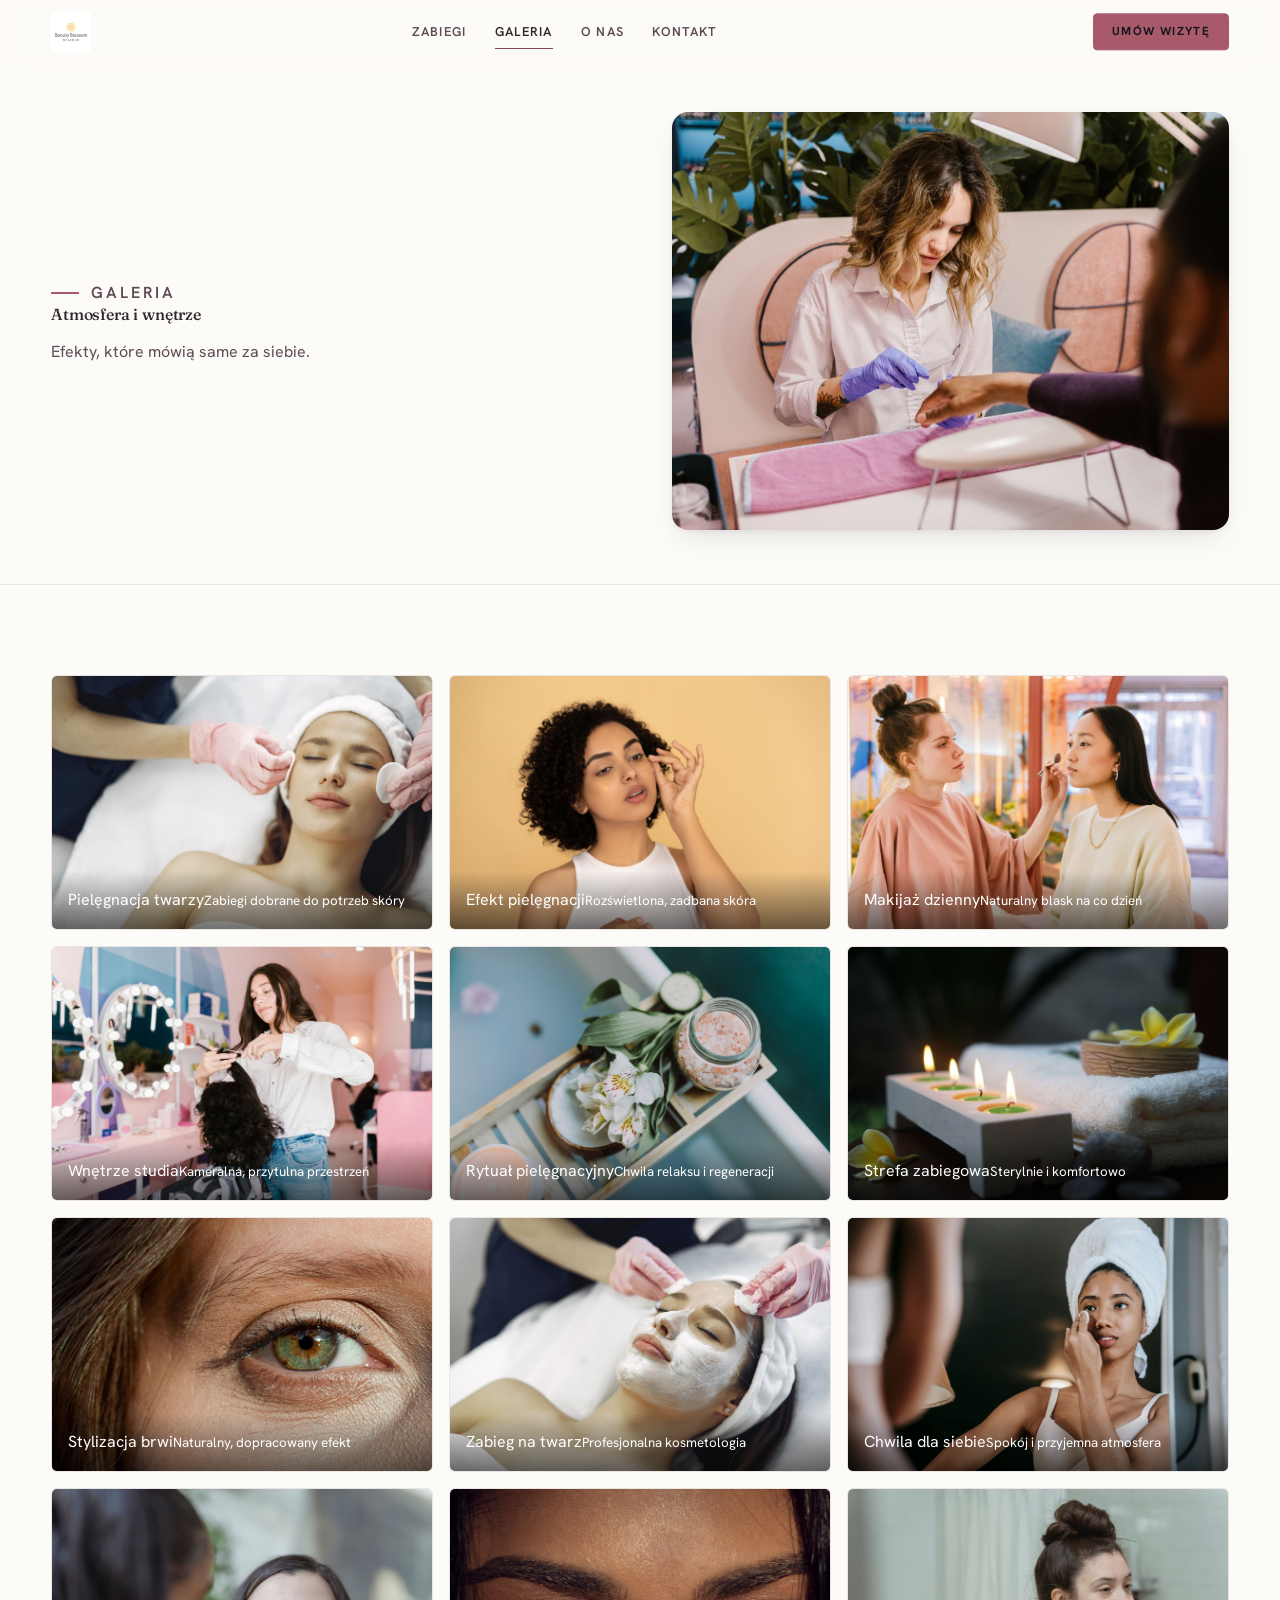
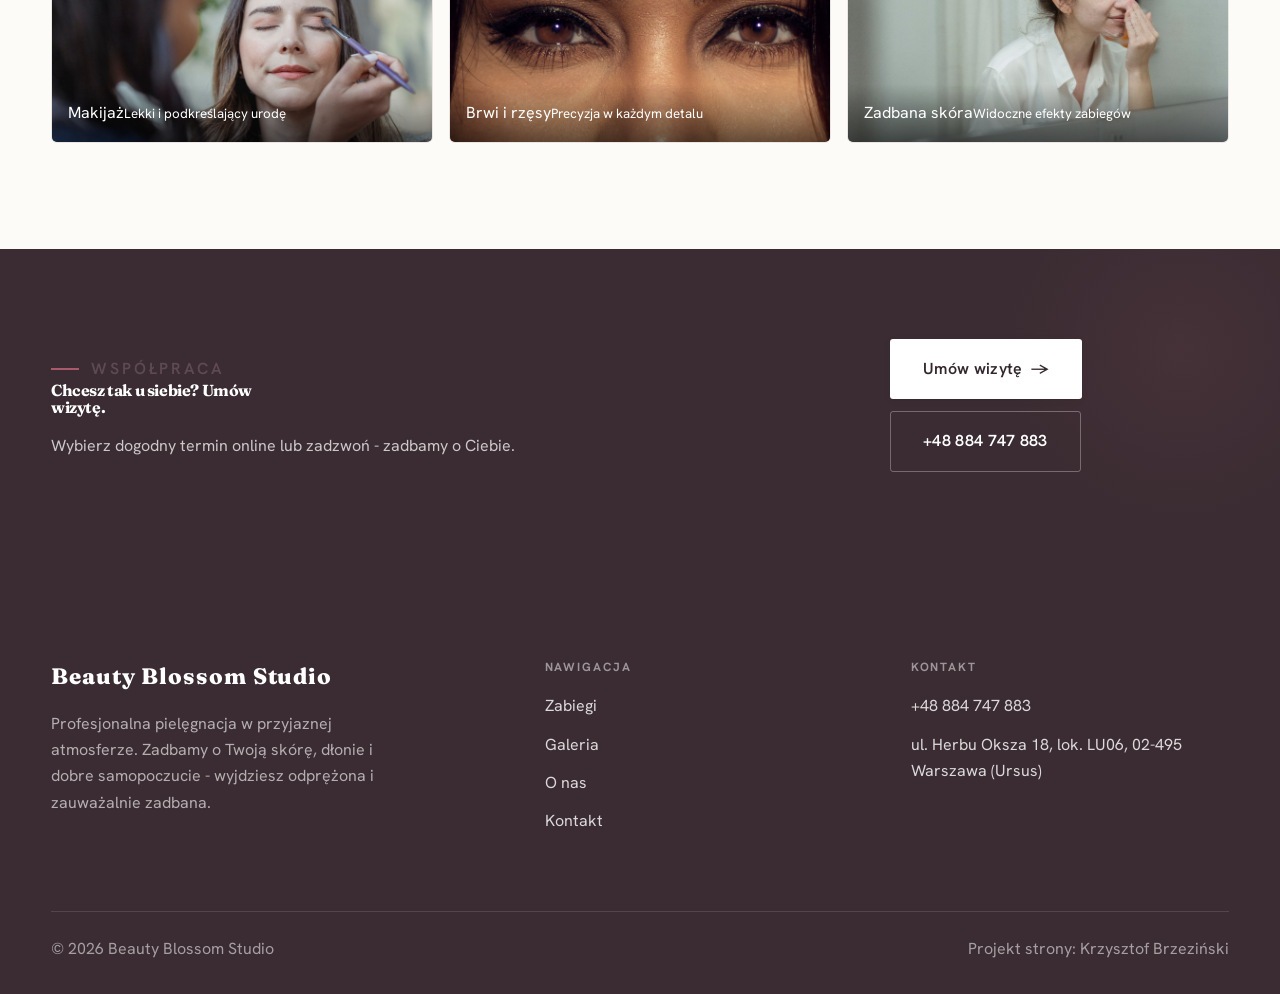
<file: realizacje.html>
<!DOCTYPE html>
<html lang="pl">
<head>
<meta charset="UTF-8">
<meta name="viewport" content="width=device-width, initial-scale=1.0">
<title>Galeria - Beauty Blossom Studio</title>
<meta name="description" content="Galeria Beauty Blossom Studio: Manicure, Pielęgnacja twarzy, Stylizacja brwi, Wnętrze salonu, Nasz salon">
<link rel="preconnect" href="https://fonts.googleapis.com">
<link rel="preconnect" href="https://fonts.gstatic.com" crossorigin>
<link href="https://fonts.googleapis.com/css2?family=Fraunces:wght@500;600;700&family=Hanken+Grotesk:wght@400;500;600&display=swap" rel="stylesheet">
<link rel="stylesheet" href="assets/styles.css">
</head>
<body>

<header class="nav">
  <div class="wrap nav-inner">
    <a class="brand brand-has-logo" href="index.html"><img class="brand-logo" src="img/logo.jpg" alt="Beauty Blossom Studio"></a>
    <nav class="nav-links">
      <a href="oferta.html">Zabiegi</a>
      <a href="realizacje.html" class="active">Galeria</a>
      <a href="o-nas.html">O nas</a>
      <a href="kontakt.html">Kontakt</a>
      <a href="kontakt.html" class="btn btn-accent">Umów wizytę</a>
    </nav>
    <button class="nav-toggle" aria-label="Menu"><span></span><span></span><span></span></button>
  </div>
</header>

<section class="pagehead pagehead-soft">
  <div class="wrap">
    <figure class="ph-fig reveal"><img src="img/g10.jpg" alt="Beauty Blossom Studio - Atmosfera i wnętrze" loading="lazy"></figure>
    <div class="ph-copy reveal">
      <span class="eyebrow">Galeria</span>
      <h1>Atmosfera i wnętrze</h1>
      <p>Efekty, które mówią same za siebie.</p>
    </div>
  </div>
</section>
<section>
  <div class="wrap">
    <div class="gallery-masonry">
      <figure class="m-tile reveal"><img src="img/g1.jpg" alt="Pielęgnacja twarzy" loading="lazy"><div class="cap">Pielęgnacja twarzy<small>Zabiegi dobrane do potrzeb skóry</small></div></figure>
      <figure class="m-tile reveal"><img src="img/g2.jpg" alt="Wnętrze studia" loading="lazy"><div class="cap">Wnętrze studia<small>Kameralna, przytulna przestrzeń</small></div></figure>
      <figure class="m-tile reveal"><img src="img/g3.jpg" alt="Stylizacja brwi" loading="lazy"><div class="cap">Stylizacja brwi<small>Naturalny, dopracowany efekt</small></div></figure>
      <figure class="m-tile reveal"><img src="img/g4.jpg" alt="Makijaż" loading="lazy"><div class="cap">Makijaż<small>Lekki i podkreślający urodę</small></div></figure>
      <figure class="m-tile reveal"><img src="img/g5.jpg" alt="Efekt pielęgnacji" loading="lazy"><div class="cap">Efekt pielęgnacji<small>Rozświetlona, zadbana skóra</small></div></figure>
      <figure class="m-tile reveal"><img src="img/g6.jpg" alt="Rytuał pielęgnacyjny" loading="lazy"><div class="cap">Rytuał pielęgnacyjny<small>Chwila relaksu i regeneracji</small></div></figure>
      <figure class="m-tile reveal"><img src="img/g7.jpg" alt="Zabieg na twarz" loading="lazy"><div class="cap">Zabieg na twarz<small>Profesjonalna kosmetologia</small></div></figure>
      <figure class="m-tile reveal"><img src="img/g8.jpg" alt="Brwi i rzęsy" loading="lazy"><div class="cap">Brwi i rzęsy<small>Precyzja w każdym detalu</small></div></figure>
      <figure class="m-tile reveal"><img src="img/g9.jpg" alt="Makijaż dzienny" loading="lazy"><div class="cap">Makijaż dzienny<small>Naturalny blask na co dzień</small></div></figure>
      <figure class="m-tile reveal"><img src="img/g11.jpg" alt="Strefa zabiegowa" loading="lazy"><div class="cap">Strefa zabiegowa<small>Sterylnie i komfortowo</small></div></figure>
      <figure class="m-tile reveal"><img src="img/g12.jpg" alt="Chwila dla siebie" loading="lazy"><div class="cap">Chwila dla siebie<small>Spokój i przyjemna atmosfera</small></div></figure>
      <figure class="m-tile reveal"><img src="img/g13.jpg" alt="Zadbana skóra" loading="lazy"><div class="cap">Zadbana skóra<small>Widoczne efekty zabiegów</small></div></figure>
    </div>
  </div>
</section>
<section class="cta">
  <div class="wrap">
    <div class="reveal">
      <span class="eyebrow">Współpraca</span>
      <h2>Chcesz tak u siebie? Umów wizytę.</h2>
      <p>Wybierz dogodny termin online lub zadzwoń - zadbamy o Ciebie.</p>
    </div>
    <div class="cta-actions reveal">
      <a href="kontakt.html" class="btn btn-light">Umów wizytę <span class="arr">→</span></a>
      <a href="tel:+48884747883" class="btn btn-ghost" style="color:#fff;border-color:rgba(255,255,255,.3)">+48 884 747 883</a>
    </div>
  </div>
</section>

<footer>
  <div class="wrap">
    <div class="foot-grid">
      <div class="foot-brand">
        <div class="name">Beauty Blossom Studio</div>
        <p>Profesjonalna pielęgnacja w przyjaznej atmosferze. Zadbamy o Twoją skórę, dłonie i dobre samopoczucie - wyjdziesz odprężona i zauważalnie zadbana.</p>
      </div>
      <div class="foot-col">
        <h4>Nawigacja</h4>
        <a href="oferta.html">Zabiegi</a>
        <a href="realizacje.html">Galeria</a>
        <a href="o-nas.html">O nas</a>
        <a href="kontakt.html">Kontakt</a>
      </div>
      <div class="foot-col">
        <h4>Kontakt</h4>
        <a href="tel:+48884747883">+48 884 747 883</a>
        <p>ul. Herbu Oksza 18, lok. LU06, 02-495 Warszawa (Ursus)</p>
      </div>
    </div>
    <div class="foot-bot">
      <span>© 2026 Beauty Blossom Studio</span>
      <span>Projekt strony: Krzysztof Brzeziński</span>
    </div>
  </div>
</footer>
<div class="sticky-reserve"><a class="sr-book" href="kontakt.html">Umów wizytę</a><a class="sr-call" href="tel:+48884747883" aria-label="Zadzwoń"><svg class="ico-tel" width="16" height="16" viewBox="0 0 24 24" fill="none" aria-hidden="true"><path d="M6.6 10.8a15.5 15.5 0 0 0 6.6 6.6l2.2-2.2a1 1 0 0 1 1-.24 11.4 11.4 0 0 0 3.6.58 1 1 0 0 1 1 1V20a1 1 0 0 1-1 1A17 17 0 0 1 3 4a1 1 0 0 1 1-1h3.5a1 1 0 0 1 1 1c0 1.25.2 2.46.58 3.6a1 1 0 0 1-.25 1l-2.23 2.2Z" fill="currentColor"/></svg></a></div>

<script src="assets/main.js"></script>
</body>
</html>
</file>
<file: assets/styles.css>
/* ============================================================
   STOLBASZ — premium, architektoniczny B2B fit-out
   Jasna paleta, zero brązu. System wg premium-web-craft.
   Projekt strony: Krzysztof Brzeziński
   ============================================================ */

:root{
  /* PALETA — jasna, pastelowa, ciepła (pod markę: złoty kwiat + miękka szarość) */
  --paper:#FDFBF8;          /* główne tło — kremowa biel */
  --paper-2:#F6EDE8;        /* sekcje alternatywne — miękki pudrowy róż */
  --paper-3:#FBF3EE;        /* delikatne wypełnienia — jasny brzoskwiniowy */
  --ink:#33272D;            /* tekst główny — ciepły grafit */
  --ink-soft:#5E4A54;       /* nagłówki drugorzędne */
  --muted:#94888C;          /* tekst poboczny */
  --line:rgba(51,39,45,.10);/* hairline */
  --accent:#A85A6B;         /* stonowany pudrowy róż — główny akcent (czytelny) */
  --accent-d:#8A4456;
  --accent-soft:rgba(168,90,107,.10);
  --gold:#C9A24B;           /* ciepłe złoto z logo — subtelny akcent dekoracyjny */
  --dark:#3A2C32;           /* sekcje ciemne (stopka/CTA) — ciepły śliwkowy, nie zimny grafit */

  /* ODSTĘPY — skala 4/8 */
  --space-1:4px; --space-2:8px; --space-3:12px; --space-4:16px; --space-5:24px;
  --space-6:32px; --space-7:48px; --space-8:64px; --space-9:96px; --space-10:128px;

  /* TYPOGRAFIA — fluid clamp() */
  --text-sm:clamp(.82rem,.8rem+.1vw,.9rem);
  --text-base:clamp(1rem,.97rem+.15vw,1.1rem);
  --text-lg:clamp(1.12rem,1.05rem+.3vw,1.3rem);
  --text-h3:clamp(1.2rem,1.1rem+.5vw,1.5rem);
  --text-h2:clamp(1.9rem,1.5rem+1.9vw,2.8rem);
  --text-h1:clamp(2.6rem,1.9rem+3.6vw,4.6rem);

  /* PROMIENIE — architektoniczne, raczej ostre */
  --r-sm:3px; --r-md:6px; --r-lg:10px;

  /* RUCH */
  --ease:cubic-bezier(.25,.46,.45,.94); --dur:.24s;

  /* CIENIE — miękkie, warstwowe */
  --sh-sm:0 1px 2px rgba(16,24,32,.04), 0 2px 8px rgba(16,24,32,.05);
  --sh-md:0 2px 6px rgba(16,24,32,.05), 0 12px 28px -8px rgba(16,24,32,.12);
  --sh-lg:0 6px 14px rgba(16,24,32,.07), 0 26px 56px -18px rgba(16,24,32,.22);

  --hairline:1px solid var(--line);

  --font-display:'Fraunces',serif;
  --font-body:'Hanken Grotesk',sans-serif;
}

*{box-sizing:border-box;margin:0;padding:0}
html{scroll-behavior:smooth}
body{
  font-family:var(--font-body);
  font-size:var(--text-base);
  line-height:1.65;
  color:var(--ink);
  background:var(--paper);
  -webkit-font-smoothing:antialiased;
  text-rendering:optimizeLegibility;
}
img{max-width:100%;display:block}
a{color:inherit;text-decoration:none}

.wrap{width:min(92%,1180px);margin-inline:auto}
section{padding-block:clamp(52px,6.5vw,96px)}

h1,h2,h3{font-family:var(--font-display);font-weight:700;line-height:1.08;letter-spacing:-.02em;color:var(--ink)}
h1{font-size:var(--text-h1);letter-spacing:-.035em}
h2{font-size:var(--text-h2);letter-spacing:-.025em}
h3{font-size:var(--text-h3)}
p{max-width:65ch}

.eyebrow{
  font-family:var(--font-body);
  font-size:var(--text-sm);
  font-weight:600;
  letter-spacing:.18em;
  text-transform:uppercase;
  color:var(--accent);
  display:inline-flex;align-items:center;gap:var(--space-3);
}
.eyebrow::before{content:"";width:28px;height:2px;background:var(--gold);display:inline-block}

.muted{color:var(--muted)}
.lead{font-size:var(--text-lg);line-height:1.55;color:var(--ink-soft);max-width:50ch}

/* ---------- BUTTONS ---------- */
.btn{
  display:inline-flex;align-items:center;gap:var(--space-2);
  font-weight:600;font-size:var(--text-sm);letter-spacing:.02em;
  padding:var(--space-4) var(--space-6);
  border-radius:var(--r-sm);
  transition:transform var(--dur) var(--ease),box-shadow var(--dur) var(--ease),background var(--dur) var(--ease);
  cursor:pointer;border:1px solid transparent;
}
.btn-accent{background:var(--accent);color:#fff;box-shadow:var(--sh-sm)}
.btn-accent:hover{background:var(--accent-d);transform:translateY(-2px);box-shadow:var(--sh-md)}
.btn-accent:active{transform:translateY(0);box-shadow:var(--sh-sm)}
.btn-ghost{background:transparent;color:var(--ink);border-color:var(--line)}
.btn-ghost:hover{border-color:var(--accent);color:var(--accent);transform:translateY(-2px)}
.btn-light{background:#fff;color:var(--ink);box-shadow:var(--sh-sm)}
.btn-light:hover{transform:translateY(-2px);box-shadow:var(--sh-md)}
.btn .arr{transition:transform var(--dur) var(--ease)}
.btn:hover .arr{transform:translateX(4px)}

/* ---------- NAV ---------- */
.nav{
  position:sticky;top:0;z-index:50;
  background:color-mix(in srgb,var(--paper) 88%,transparent);
  backdrop-filter:saturate(140%) blur(10px);
  border-bottom:var(--hairline);
}
.nav-inner{display:flex;align-items:center;justify-content:space-between;height:72px}
.brand{display:flex;flex-direction:column;line-height:1}
.brand .name{font-family:var(--font-display);font-weight:800;font-size:1.35rem;letter-spacing:.04em}
.brand .sub{font-size:.62rem;letter-spacing:.34em;text-transform:uppercase;color:var(--muted);margin-top:5px}
.nav-links{display:flex;align-items:center;gap:var(--space-6)}
.nav-links a{font-size:var(--text-sm);font-weight:500;color:var(--ink-soft);position:relative;padding-block:4px;transition:color var(--dur) var(--ease)}
.nav-links a::after{content:"";position:absolute;left:0;bottom:0;width:0;height:1.5px;background:var(--accent);transition:width var(--dur) var(--ease)}
.nav-links a:hover,.nav-links a.active{color:var(--ink)}
.nav-links a:hover::after,.nav-links a.active::after{width:100%}
.nav-links .btn{padding:var(--space-2) var(--space-5)}
/* przyciski w nav: właściwy kolor (przebij .nav-links a) + bez podkreślenia */
.nav-links a.btn-accent{color:#fff}
.nav-links a.btn-ghost,.nav-links a.btn-light{color:var(--ink)}
.nav-links a.btn::after{display:none}
.nav-toggle{display:none;background:none;border:none;cursor:pointer;flex-direction:column;gap:5px;padding:8px}
.nav-toggle span{width:24px;height:2px;background:var(--ink);transition:var(--dur)}

/* ---------- HERO (split) ---------- */
.hero{position:relative;overflow:hidden;border-bottom:var(--hairline)}
.hero-grid{display:grid;grid-template-columns:1.05fr .95fr;gap:clamp(24px,4vw,60px);align-items:center;
  padding-block:clamp(36px,4.5vw,64px)}
.hero-copy .eyebrow{margin-bottom:var(--space-5)}
.hero-copy h1{margin-bottom:var(--space-5)}
.hero-copy .lead{margin-bottom:var(--space-7)}
.hero-actions{display:flex;flex-wrap:wrap;gap:var(--space-4)}
.hero-art{position:relative;aspect-ratio:4/3;border-radius:var(--r-lg);overflow:hidden;box-shadow:var(--sh-lg)}
.hero-art img{width:100%;height:100%;object-fit:cover}
.hero-art::after{content:"";position:absolute;inset:0;background:linear-gradient(180deg,transparent 55%,rgba(18,24,28,.28))}
.hero-badge{position:absolute;left:var(--space-5);bottom:var(--space-5);z-index:2;
  background:rgba(252,252,251,.94);backdrop-filter:blur(4px);
  border-radius:var(--r-md);padding:var(--space-4) var(--space-5);box-shadow:var(--sh-md);max-width:78%}
.hero-badge strong{display:block;font-family:var(--font-display);font-size:1rem;letter-spacing:-.01em}
.hero-badge span{font-size:var(--text-sm);color:var(--muted)}

/* ---------- HERO duży / kinowy (strona główna) ---------- */
.hero-cine{position:relative;min-height:clamp(560px,82vh,840px);min-height:clamp(560px,82svh,840px);display:flex;align-items:center;overflow:hidden;border-bottom:var(--hairline)}
.hero-cine>img{position:absolute;inset:0;width:100%;height:100%;object-fit:cover;z-index:0}
.hero-cine::after{content:"";position:absolute;inset:0;z-index:1;
  background:linear-gradient(95deg,rgba(13,18,23,.86) 0%,rgba(13,18,23,.64) 32%,rgba(13,18,23,.24) 62%,rgba(13,18,23,.04) 100%)}
.hero-cine .wrap{position:relative;z-index:2;padding-block:var(--space-8)}
.hero-cine .hero-copy{max-width:660px}
.hero-cine .eyebrow{color:#fff;margin-bottom:var(--space-5)}
.hero-cine .eyebrow::before{background:#fff}
.hero-cine h1{color:#fff;margin-bottom:var(--space-5);font-size:clamp(2.9rem,2rem+4.4vw,5.2rem)}
.hero-cine .lead{color:rgba(255,255,255,.92);max-width:48ch;margin-bottom:var(--space-7)}
.hero-cine .hero-actions{display:flex;flex-wrap:wrap;gap:var(--space-4)}
@media(max-width:680px){
  .hero-cine{min-height:clamp(520px,76vh,640px);min-height:clamp(520px,76svh,640px);align-items:flex-end}
  .hero-cine::after{background:linear-gradient(0deg,rgba(13,18,23,.9) 6%,rgba(13,18,23,.45) 55%,rgba(13,18,23,.25) 100%)}
  .hero-cine .wrap{padding-bottom:var(--space-9)}
}

/* full-bleed hero variant (podstrony) */
.pagehead{position:relative;min-height:46vh;min-height:46svh;display:flex;align-items:flex-end;overflow:hidden;border-bottom:var(--hairline)}
.pagehead img{position:absolute;inset:0;width:100%;height:100%;object-fit:cover}
.pagehead::after{content:"";position:absolute;inset:0;background:linear-gradient(180deg,rgba(18,24,28,.25),rgba(18,24,28,.62))}
.pagehead .wrap{position:relative;z-index:2;padding-block:var(--space-9);color:#fff}
.pagehead h1{color:#fff;max-width:18ch}
.pagehead .eyebrow{color:#fff}
.pagehead .eyebrow::before{background:#fff}
.pagehead p{color:rgba(255,255,255,.86);margin-top:var(--space-4);max-width:54ch}

/* ---------- STRIP (pasek skrótów / liczby) ---------- */
.strip{background:var(--dark);color:#fff}
.strip .wrap{display:grid;grid-template-columns:repeat(4,1fr);gap:var(--space-6);padding-block:var(--space-8)}
.strip .item .k{font-family:var(--font-display);font-size:clamp(1.6rem,1.2rem+1.4vw,2.4rem);font-weight:800;letter-spacing:-.02em;color:#fff}
.strip .item .v{font-size:var(--text-sm);color:rgba(255,255,255,.66);margin-top:var(--space-2);line-height:1.45}
.strip .item{border-left:2px solid var(--accent);padding-left:var(--space-5)}

/* ---------- SECTION HEAD ---------- */
.head{max-width:48rem;margin-bottom:var(--space-8)}
.head.center{margin-inline:auto;text-align:center}
.head .eyebrow{margin-bottom:var(--space-4)}
.head h2{margin-bottom:var(--space-4)}
.head p{color:var(--muted);font-size:var(--text-lg);line-height:1.55}
.head.center p{margin-inline:auto}

/* ---------- INTRO SPLIT ---------- */
.split{display:grid;grid-template-columns:.92fr 1.08fr;gap:clamp(28px,5vw,80px);align-items:center}
.split.rev{grid-template-columns:1.08fr .92fr}
.split.rev .split-art{order:-1}
.split-art{position:relative;aspect-ratio:5/4;border-radius:var(--r-lg);overflow:hidden;box-shadow:var(--sh-lg)}
.split-art img{width:100%;height:100%;object-fit:cover}
.split-copy h2{margin-bottom:var(--space-5)}
.split-copy p+p{margin-top:var(--space-4)}
.split-copy .btn{margin-top:var(--space-6)}

/* ---------- SERVICES (zakres) ---------- */
.svc-grid{display:grid;grid-template-columns:repeat(auto-fit,minmax(280px,1fr));gap:var(--space-5)}
.svc{background:#fff;border:var(--hairline);border-radius:var(--r-md);padding:var(--space-7) var(--space-6);
  transition:transform var(--dur) var(--ease),box-shadow var(--dur) var(--ease),border-color var(--dur) var(--ease);
  position:relative;overflow:hidden}
.svc::before{content:"";position:absolute;left:0;top:0;width:3px;height:0;background:var(--accent);transition:height var(--dur) var(--ease)}
.svc:hover{transform:translateY(-4px);box-shadow:var(--sh-md);border-color:transparent}
.svc:hover::before{height:100%}
.svc .ic{font-family:var(--font-display);font-size:.8rem;font-weight:700;letter-spacing:.12em;color:var(--accent);margin-bottom:var(--space-4)}
.svc h3{margin-bottom:var(--space-3);font-size:1.22rem}
.svc p{color:var(--muted);font-size:var(--text-base);line-height:1.6}

/* big detailed service rows */
.svc-row{display:grid;grid-template-columns:.8fr 1.2fr;gap:clamp(20px,4vw,60px);align-items:center;padding-block:var(--space-8)}
.svc-row+.svc-row{border-top:var(--hairline)}
.svc-row.rev{grid-template-columns:1.2fr .8fr}
.svc-row.rev .svc-row-art{order:-1}
.svc-row-art{aspect-ratio:4/3;border-radius:var(--r-md);overflow:hidden;box-shadow:var(--sh-md)}
.svc-row-art img{width:100%;height:100%;object-fit:cover}
.svc-row h3{font-size:1.5rem;margin-bottom:var(--space-4)}
.svc-row .num{font-family:var(--font-display);font-size:.85rem;font-weight:700;letter-spacing:.14em;color:var(--accent);display:block;margin-bottom:var(--space-3)}
.svc-row ul{list-style:none;margin-top:var(--space-4);display:flex;flex-direction:column;gap:var(--space-2)}
.svc-row li{position:relative;padding-left:var(--space-5);color:var(--muted);font-size:var(--text-base)}
.svc-row li::before{content:"";position:absolute;left:0;top:.62em;width:8px;height:1px;background:var(--accent)}

/* ---------- GALLERY (realizacje) ---------- */
.gallery{display:grid;grid-template-columns:repeat(12,1fr);gap:var(--space-4);grid-auto-rows:200px}
/* GALERIA MASONRY — pionowe zdjęcia (portrety beauty/wellness) bez przycinania: kolumny, height auto */
.gallery-masonry{column-count:3;column-gap:var(--space-4)}
@media(max-width:900px){.gallery-masonry{column-count:2}}
@media(max-width:560px){.gallery-masonry{column-count:1}}
.gallery-masonry .m-tile{break-inside:avoid;margin:0 0 var(--space-4);padding:0;position:relative;overflow:hidden;border-radius:var(--r-md);border:1px solid var(--line)}
.gallery-masonry .m-tile img{width:100%;height:auto;display:block}
.gallery-masonry .m-tile .cap{position:absolute;left:0;right:0;bottom:0;padding:var(--space-4);color:#fff;background:linear-gradient(0deg,rgba(0,0,0,.55),transparent);font-size:var(--text-sm)}
.tile{position:relative;overflow:hidden;border-radius:var(--r-md);box-shadow:var(--sh-sm);
  transition:transform var(--dur) var(--ease),box-shadow var(--dur) var(--ease)}
.tile img{width:100%;height:100%;object-fit:cover;transition:transform .6s var(--ease)}
.tile:hover{box-shadow:var(--sh-md)}
.tile:hover img{transform:scale(1.05)}
.tile .cap{position:absolute;left:0;right:0;bottom:0;padding:var(--space-5) var(--space-4) var(--space-4);
  background:linear-gradient(transparent,rgba(18,24,28,.78));color:#fff;
  font-size:var(--text-sm);font-weight:600;letter-spacing:.01em;
  opacity:0;transform:translateY(8px);transition:var(--dur) var(--ease)}
.tile:hover .cap{opacity:1;transform:translateY(0)}
.tile .cap small{display:block;font-weight:400;opacity:.78;letter-spacing:.04em;text-transform:uppercase;font-size:.66rem;margin-top:3px}
/* bento spans */
.t-wide{grid-column:span 6}
.t-tall{grid-column:span 6;grid-row:span 2}
.t-std{grid-column:span 6}
.t-third{grid-column:span 4}
.t-two3{grid-column:span 8}

/* ---------- TRUST / WIARYGODNOŚĆ ---------- */
.trust{background:var(--paper-2)}
.trust-grid{display:grid;grid-template-columns:repeat(auto-fit,minmax(240px,1fr));gap:var(--space-5);margin-top:var(--space-7)}
.trust-card{background:#fff;border-radius:var(--r-md);padding:var(--space-7) var(--space-6);box-shadow:var(--sh-sm);border-top:3px solid var(--accent)}
.trust-card .big{font-family:var(--font-display);font-size:clamp(1.8rem,1.3rem+1.6vw,2.6rem);font-weight:800;letter-spacing:-.02em;color:var(--ink);line-height:1}
.trust-card h3{font-size:1.12rem;margin:var(--space-3) 0 var(--space-2)}
.trust-card p{color:var(--muted);font-size:var(--text-base);line-height:1.55}

/* ---------- CTA band ---------- */
.cta{background:var(--dark);color:#fff;position:relative;overflow:hidden}
.cta .wrap{display:grid;grid-template-columns:1.4fr .6fr;gap:var(--space-7);align-items:center;position:relative;z-index:2}
.cta h2{color:#fff;max-width:20ch}
.cta p{color:rgba(255,255,255,.74);margin-top:var(--space-4)}
.cta-actions{display:flex;flex-direction:column;gap:var(--space-3);align-items:flex-start}
.cta::before{content:"";position:absolute;right:-80px;top:-80px;width:360px;height:360px;border-radius:50%;
  background:radial-gradient(circle,var(--accent-soft),transparent 70%)}

/* ---------- CONTACT ---------- */
.contact-grid{display:grid;grid-template-columns:.85fr 1.15fr;gap:clamp(28px,4vw,56px);align-items:start}
.info-list{display:flex;flex-direction:column;gap:var(--space-2)}
.info-row{display:flex;gap:var(--space-4);align-items:flex-start;padding-block:var(--space-4);border-bottom:var(--hairline)}
.info-row .ic{flex:none;width:42px;height:42px;display:grid;place-items:center;border-radius:50%;
  background:var(--accent-soft);color:var(--accent);font-size:1.05rem}
.info-row .lbl{font-size:.72rem;letter-spacing:.14em;text-transform:uppercase;color:var(--muted)}
.info-row .val{font-weight:600;font-size:var(--text-base);margin-top:2px}
.info-row a.val:hover{color:var(--accent)}
.map{border:none;border-radius:var(--r-lg);box-shadow:var(--sh-md);width:100%;height:100%;min-height:380px;filter:grayscale(.2) contrast(1.02)}
.form{background:#fff;border:var(--hairline);border-radius:var(--r-lg);padding:clamp(24px,3vw,40px);box-shadow:var(--sh-sm)}
.form .fld{margin-bottom:var(--space-5)}
.form label{display:block;font-size:var(--text-sm);font-weight:600;margin-bottom:var(--space-2)}
.form input,.form textarea{width:100%;font-family:inherit;font-size:var(--text-base);color:var(--ink);
  padding:var(--space-4);border:var(--hairline);border-radius:var(--r-sm);background:var(--paper);transition:border-color var(--dur)}
.form input:focus,.form textarea:focus{outline:none;border-color:var(--accent);background:#fff}
.form textarea{resize:vertical;min-height:120px}
.form .note{font-size:var(--text-sm);color:var(--muted);margin-top:var(--space-3)}

/* ---------- FOOTER ---------- */
footer{background:var(--dark);color:#fff;padding-block:var(--space-9) var(--space-6)}
.foot-grid{display:grid;grid-template-columns:1.4fr 1fr 1fr;gap:var(--space-7);margin-bottom:var(--space-8)}
.foot-brand .name{font-family:var(--font-display);font-weight:800;font-size:1.4rem;letter-spacing:.04em}
.foot-brand p{color:rgba(255,255,255,.62);margin-top:var(--space-4);font-size:var(--text-base);max-width:38ch}
.foot-col h4{font-size:.74rem;letter-spacing:.16em;text-transform:uppercase;color:rgba(255,255,255,.5);margin-bottom:var(--space-4)}
.foot-col a,.foot-col p{display:block;color:rgba(255,255,255,.82);font-size:var(--text-base);margin-bottom:var(--space-3)}
.foot-col a:hover{color:#fff}
.foot-bot{border-top:1px solid rgba(255,255,255,.12);padding-top:var(--space-5);display:flex;justify-content:space-between;flex-wrap:wrap;gap:var(--space-3);
  font-size:var(--text-sm);color:rgba(255,255,255,.55)}
.foot-bot a:hover{color:#fff}

/* ---------- REVEAL ---------- */
.reveal{opacity:0;transform:translateY(22px);transition:opacity .6s var(--ease),transform .6s var(--ease)}
.reveal.in{opacity:1;transform:none}

/* ---------- RESPONSIVE ---------- */
@media(max-width:920px){
  .hero-grid,.split,.split.rev,.svc-row,.svc-row.rev,.cta .wrap,.contact-grid,.foot-grid{grid-template-columns:1fr}
  .split.rev .split-art,.svc-row.rev .svc-row-art{order:0}
  .hero-art{aspect-ratio:16/10;max-height:420px}
  .strip .wrap{grid-template-columns:repeat(2,1fr);gap:var(--space-7)}
  .gallery{grid-auto-rows:180px}
  .t-wide,.t-tall,.t-std,.t-third,.t-two3{grid-column:span 6}
  .t-tall{grid-row:span 1}
  .cta-actions{flex-direction:row;flex-wrap:wrap}
  .foot-grid{gap:var(--space-6)}
}
@media(max-width:680px){
  .nav-links{position:fixed;inset:72px 0 auto 0;background:var(--paper);flex-direction:column;align-items:stretch;
    gap:0;padding:var(--space-4) 6%;border-bottom:var(--hairline);box-shadow:var(--sh-md);
    transform:translateY(-120%);transition:transform var(--dur) var(--ease)}
  .nav-links.open{transform:translateY(0)}
  .nav-links a{padding-block:var(--space-4);border-bottom:var(--hairline)}
  .nav-links .btn{margin-top:var(--space-3);justify-content:center}
  .nav-toggle{display:flex}
  .strip .wrap{grid-template-columns:1fr}
  .gallery{grid-template-columns:repeat(6,1fr)}
  .foot-grid{grid-template-columns:1fr}
}
@media(prefers-reduced-motion:reduce){
  *{animation-duration:.01ms!important;transition:none!important}
  .reveal{opacity:1!important;transform:none!important}
  html{scroll-behavior:auto}
}

/* ============================================================
   PREMIUM LAYER — destylat deep-researchu branż (anty-AI, spokój).
   Zmienne STOLBASZ (--accent/--ink/--paper/--line/--dark). Ruch ledwo
   zauważalny, krzywa cubic-bezier(.16,.84,.44,1); prefers-reduced-motion
   pokryte blanketem wyżej. Karty hairline zamiast cieni = #1 sygnał „nie-AI".
   ============================================================ */

/* więcej oddechu między sekcjami (liderzy: 110-130px) */
section{padding-block:clamp(64px,8vw,128px)}

/* 1) Aksamitny reveal — dłuższa, miękka krzywa zamiast „skoku" */
.reveal{transition:opacity .9s cubic-bezier(.16,.84,.44,1),transform .9s cubic-bezier(.16,.84,.44,1);will-change:opacity,transform}
/* stagger TYLKO w galerii (tam pozycja = porządek dzieci) */
.gallery .reveal:nth-child(2){transition-delay:.07s}
.gallery .reveal:nth-child(3){transition-delay:.14s}
.gallery .reveal:nth-child(4){transition-delay:.21s}
.gallery .reveal:nth-child(5){transition-delay:.28s}
.gallery .reveal:nth-child(6){transition-delay:.35s}

/* 2) Hero STATYCZNY na .hero-cine — Ken Burns CAŁKIEM WYŁĄCZONY 26.06 (3. zgłoszenie Szymona).
   GENEZA: animowanie scale na <img> hero z teksturami (cegły/framugi) re-samplinguje obraz
   klatka po klatce → na części ekranów drobne drganie/shimmer = „heroshot się trzęsie".
   translateY usunięto wcześniej, scale-only + will-change/GPU NIE wystarczyły do GWARANCJI gładkości.
   Krzysztof zażądał pewności („make sure, że błąd się nie pojawi") > efekt. Zero animacji = 0% drgania.
   Delikatny zoom zostaje TYLKO w pełnoekranowych hero gastro/studio (hg-bg/hs-bg — tło, inny
   mechanizm, chwalone, nigdy nie zgłaszane). NIE wracać do KB na .hero-cine bez realnego testu
   na sprzęcie klienta — to ryzyko regresji „trzęsienia”. */
/* BEZPIECZNY "wow" na hero = jednorazowy FADE-IN (opacity), nie zoom.
   opacity nie dotyka bitmapy → gładkie na KAŻDYM zdjęciu/ekranie/GPU, zero ryzyka migotania.
   Geometryczny ruch (scale/translate) na .hero-cine jest ZAKAZANY (bramka pilnuje). */
@keyframes heroFade{from{opacity:0}to{opacity:1}}
.hero-cine>img{transform:none;animation:heroFade 1.1s ease-out both}

/* 3) Akcentowy hairline pod nagłówkiem sekcji, który „rysuje się" przy wejściu */
.head h2{position:relative;padding-bottom:18px}
.head h2::after{content:"";position:absolute;left:0;bottom:0;height:1px;width:0;background:var(--accent);transition:width 1s cubic-bezier(.16,.84,.44,1) .15s}
.head.center h2::after{left:50%;transform:translateX(-50%)}
.head.reveal.in h2::after,.head.center.reveal.in h2::after{width:54px}

/* 4) Karty HAIRLINE zamiast cieni/zaokrągleń (najmocniejszy anty-AI detal) */
.svc{background:transparent;border:1px solid var(--line);border-radius:var(--r-sm);box-shadow:none}
.svc:hover{box-shadow:none;border-color:var(--accent);transform:translateY(-3px)}
.trust-card{background:transparent;box-shadow:none;border:1px solid var(--line);border-top:2px solid var(--accent);border-radius:var(--r-sm)}
.tile{box-shadow:none;border-radius:var(--r-sm)}
.tile:hover{box-shadow:none}

/* 5) Sticky-nav kondensuje się po przewinięciu (sygnał dopracowania) */
.nav{transition:box-shadow .4s ease,background .4s ease}
.nav.is-stuck{box-shadow:0 1px 0 var(--line),0 14px 30px -24px rgba(0,0,0,.45)}
.nav-inner{transition:height .35s var(--ease)}
.nav.is-stuck .nav-inner{height:60px}

/* 6) MANIFESTO — pełnoekranowy cytat-bohater (zastępuje generyczne „Dlaczego my") */
.manifesto{background:var(--paper-2);text-align:center}
.manifesto .wrap{max-width:60rem}
.manifesto p{font-family:var(--font-display);font-style:italic;font-size:clamp(1.6rem,1rem+2.4vw,2.8rem);line-height:1.32;color:var(--ink-soft);margin-inline:auto;max-width:26ch;position:relative;padding-top:var(--space-8)}
.manifesto p::before{content:"";position:absolute;top:0;left:50%;transform:translateX(-50%);width:54px;height:1px;background:var(--accent)}
.manifesto p span{color:var(--accent);font-style:italic}

/* 7) GATEWAYS — 3 duże bramy-zdjęcia (zamiast paska menu usług) */
.gateways{display:grid;grid-template-columns:repeat(3,1fr);gap:var(--space-4)}
.gateway{position:relative;aspect-ratio:3/4;overflow:hidden;border-radius:var(--r-sm);display:block}
.gateway img{width:100%;height:100%;object-fit:cover;transition:transform .8s var(--ease),filter .5s var(--ease)}
.gateway::after{content:"";position:absolute;inset:0;background:linear-gradient(180deg,transparent 38%,rgba(18,24,28,.74))}
.gateway:hover img{transform:scale(1.05);filter:brightness(1.05)}
.gateway .g-ttl{position:absolute;left:0;right:0;bottom:0;z-index:2;padding:var(--space-6) var(--space-5);color:#fff;font-family:var(--font-display);font-size:1.45rem;letter-spacing:-.01em;line-height:1.15}
.gateway .g-ttl small{display:block;font-family:var(--font-body);font-size:var(--text-sm);font-weight:400;opacity:.82;letter-spacing:.03em;margin-top:5px}
@media(max-width:760px){.gateways{grid-template-columns:1fr}.gateway{aspect-ratio:16/10}}

/* 8) LOGO klienta w nagłówku (gdy podane --logo) */
.brand-logo{height:40px;width:auto;max-width:220px;object-fit:contain;display:block}
.nav.is-stuck .brand-logo{height:34px}
@media(max-width:680px){.brand-logo{height:32px}}

/* === rodzina: wellness === */
/* ============================================================
   RODZINA: WELLNESS (beauty / spa / head spa / masaż / kosmetologia)
   Doklejane NA WIERZCH base.css. Skin beauty (Fraunces + śliwka) lub spa (Marcellus + złoto).
   Filozofia: ATMOSFERA + ZADBANIE O SIEBIE + "Umów wizytę". Miękko, zmysłowo, spokojnie.
   Tokeny TYLKO istniejące. Ceny/zabiegi/specjaliści/before-after tylko realne.
   ============================================================ */

/* --- Miększe, eleganckie karty --- */
.svc,.trust-card,.tile,.gateway,.split-art,.svc-row-art{border-radius:var(--r-lg)}

/* --- CENNIK / ZABIEGI (kategorie; ceny tylko gdy realne) - reuzyte z gastro --- */
.menu-sec{background:var(--paper-2)}
.menu-cats{display:grid;grid-template-columns:repeat(2,1fr);gap:var(--space-7) var(--space-8);max-width:62rem;margin:0 auto}
.menu-cat{border-top:1px solid var(--accent);padding-top:var(--space-4)}
.menu-cat h3{font-family:var(--font-display);font-size:1.35rem;letter-spacing:.01em;margin-bottom:var(--space-3)}
.menu-cat p{color:var(--muted);font-size:var(--text-base);line-height:1.65}
.menu-note{text-align:center;color:var(--muted);font-size:var(--text-sm);margin-top:var(--space-8);max-width:52ch;margin-inline:auto}
@media(max-width:760px){.menu-cats{grid-template-columns:1fr;gap:var(--space-6)}}

/* --- ZESPÓŁ / SPECJALISTKI (renderowane TYLKO z realnych danych) - reuzyte z kliniki --- */
.zespol-grid{display:grid;grid-template-columns:repeat(auto-fit,minmax(15rem,1fr));gap:var(--space-6)}
.doc{margin:0;background:var(--paper);border:1px solid var(--line);border-radius:var(--r-lg);overflow:hidden;
  transition:transform .3s var(--ease),box-shadow .3s var(--ease)}
.doc:hover{transform:translateY(-5px);box-shadow:var(--sh-md)}
.doc-photo{aspect-ratio:4/5;overflow:hidden;background:var(--paper-2)}
.doc-photo img{width:100%;height:100%;object-fit:cover;transition:transform .6s var(--ease)}
.doc:hover .doc-photo img{transform:scale(1.04)}
.doc figcaption{padding:var(--space-5)}
.doc-role{display:inline-block;font-size:.72rem;font-weight:700;letter-spacing:.14em;text-transform:uppercase;
  color:var(--accent);margin-bottom:var(--space-2)}
.doc-name{font-family:var(--font-display);font-size:1.15rem;margin-bottom:var(--space-2);line-height:1.2}
.doc-bio{color:var(--muted);font-size:var(--text-sm);line-height:1.55}

/* --- STICKY "Umów wizytę" (mobile) --- */
.sticky-reserve{display:none}
@media(max-width:820px){
  .sticky-reserve{display:flex;position:fixed;left:0;right:0;bottom:0;z-index:90;
    background:var(--line);box-shadow:0 -6px 20px -10px rgba(0,0,0,.4)}
  .sticky-reserve a{padding:15px 8px;text-align:center;font-weight:700;font-size:.95rem;letter-spacing:.01em}
  .sr-book{flex:1;background:var(--accent);color:#fff}
  .sr-call{width:60px;background:var(--paper);color:var(--ink);font-size:1.15rem;border-left:1px solid var(--line)}
  body{padding-bottom:56px}
}

/* ============================================================
   FAZA 3 - OSOBNY UKŁAD WELLNESS (research wf_840d7930 + krytyka z policzonym WCAG). Doklejane na wierzch.
   Tożsamość: SPOKÓJ / ODDECH / ZMYSŁOWOŚĆ - jasno, miękko, editorialowo. Przeciwieństwo techniki DOM i dramatu AUTO.
   ============================================================ */

/* --- P0 KONTRAST (krytyka policzyła WCAG na skórkach): naprawy, bo predeploy NIE testuje kontrastu --- */
/* CTA na akcencie: spa złoto #B0894B + biel = 3.22 FAIL -> tło accent-d (ciemniejsze) = PASS */
.btn-accent{background:var(--accent-d);border-color:var(--accent-d);color:#fff}
.btn-accent:hover{background:var(--accent);border-color:var(--accent);color:#fff}
.sticky-reserve .sr-book{background:var(--accent-d);color:#fff}
/* eyebrow TEKST = ink-soft (akcent jako tekst na cream pada 2.5-2.9); kreska ::before zostaje akcentowa (dekoracja) */
.eyebrow{color:var(--ink-soft)}
.eyebrow::before{background:var(--accent)}
/* opisy mutedem na paper-2 padają (2.8-2.9) -> ink-soft */
.menu-cat p,.menu-note,.doc-bio,.cn-desc,.ryt-copy p{color:var(--ink-soft)}

/* --- Miękkie krzywizny: cap 16px (nie 22 = "karta z apki"); delikatny hover (bez ostrego lift) --- */
.svc,.trust-card,.tile,.gateway,.split-art,.svc-row-art,.doc,.hs-fig,.ph-fig{border-radius:16px}
.doc:hover{transform:translateY(-3px);box-shadow:var(--sh-sm)}
section{padding-block:clamp(74px,10vh,124px)}   /* nieco więcej oddechu niż reszta rodzin */

/* (NAV usunięty - generuje go silnik multipage.py: _nav_css + sekcja "NAV NOBU (silnik): wellness") */

/* === HERO WELLNESS: editorial SPLIT na bieli, zdjęcie OPRAWIONE (offset passe-partout), STATYCZNE (bez Ken Burns) === */
.hero-spa{position:relative;background:var(--paper);padding-top:clamp(6.5rem,12vh,9rem);padding-bottom:clamp(3rem,8vh,6rem)}
.hero-spa .wrap{display:grid;grid-template-columns:1.05fr 1fr;gap:clamp(2rem,5vw,5rem);align-items:center}
.hs-copy{max-width:46ch}
.hs-claim{font-family:var(--font-display);font-weight:500;line-height:1.06;letter-spacing:-.005em;
  font-size:clamp(2.3rem,1.7rem+3vw,3.9rem);color:var(--ink);margin:var(--space-4) 0 var(--space-5)}
.hs-lead{color:var(--ink-soft);font-size:var(--text-lg);line-height:1.6;max-width:44ch;margin-bottom:var(--space-7)}
.hs-cta{border-radius:999px}
.hs-rating{margin-top:var(--space-5);color:var(--ink-soft);font-weight:600;letter-spacing:.01em;font-size:var(--text-sm)}
.hs-fig{position:relative;aspect-ratio:4/5;border-radius:16px;overflow:hidden;box-shadow:var(--sh-lg);isolation:isolate}
.hs-fig img{width:100%;height:100%;object-fit:cover;display:block}   /* hero = EAGER (bez lazy), STATYCZNE - bez animacji scale */
.hs-fig::after{content:"";position:absolute;inset:0;border:1px solid rgba(255,255,255,.5);border-radius:16px;pointer-events:none} /* delikatne passe-partout wewnątrz */
.hero-spa::before{content:"";position:absolute;right:clamp(1rem,4vw,3rem);top:clamp(5.5rem,11vh,8rem);bottom:clamp(2.5rem,7vh,5rem);
  width:min(38%,30rem);border:1px solid color-mix(in srgb,var(--accent) 40%,transparent);border-radius:16px;transform:translate(14px,14px);z-index:0;pointer-events:none} /* offsetowa ramka „matted print" za zdjęciem - sygnatura, nie zwykły split */
.hero-spa .wrap{position:relative;z-index:1}
@media(max-width:860px){
  .hero-spa .wrap{grid-template-columns:1fr;gap:var(--space-7)}
  .hs-fig{aspect-ratio:5/4;order:-1}
  .hero-spa::before{display:none}                /* offset-ramka tylko desktop (anty horizontal-scroll na mobile) */
}

/* === RYTUAŁ: naprzemienne editorialowe wiersze (zdjęcie + duży serif-numerał), hairline między - WŁASNY układ === */
.ryt-list{margin-top:var(--space-8);display:flex;flex-direction:column}
.ryt-row{display:grid;grid-template-columns:1fr 1fr;gap:clamp(1.6rem,4vw,4rem);align-items:center;
  padding-block:clamp(2rem,4vh,3.2rem);border-top:1px solid var(--line)}
.ryt-row:last-child{border-bottom:1px solid var(--line)}
.ryt-row:nth-child(even) .ryt-fig{order:2}        /* naprzemienność: zdjęcie raz lewo raz prawo */
.ryt-fig{margin:0;aspect-ratio:5/4;border-radius:16px;overflow:hidden;background:var(--paper-2)}
.ryt-fig img{width:100%;height:100%;object-fit:cover}
.ryt-no{display:block;font-family:var(--font-display);font-weight:500;font-size:clamp(2.4rem,4vw,3.6rem);
  line-height:1;color:var(--accent);opacity:.55;margin-bottom:var(--space-3)}
.ryt-copy h3{font-family:var(--font-display);font-weight:500;font-size:clamp(1.4rem,2.4vw,1.9rem);letter-spacing:-.01em;margin-bottom:var(--space-3)}
.ryt-copy p{font-size:var(--text-base);line-height:1.65;max-width:42ch}
@media(max-width:760px){.ryt-row{grid-template-columns:1fr;gap:var(--space-5)}.ryt-row .ryt-fig{order:-1!important}}

/* === CENNIK WELLNESS: editorialowa LISTA zabiegów (wiersze hairline), NIE siatka gastro === */
.cennik{max-width:60rem;margin:var(--space-8) auto 0;display:flex;flex-direction:column}
.cennik-row{display:grid;grid-template-columns:1fr auto;gap:clamp(1.2rem,4vw,3.5rem);
  padding-block:var(--space-5);border-top:1px solid var(--line);align-items:baseline}
.cennik-row:last-child{border-bottom:1px solid var(--line)}
.cn-name h3{font-family:var(--font-display);font-weight:500;font-size:1.3rem;letter-spacing:-.005em;line-height:1.2}
.cn-desc{color:var(--ink-soft);font-size:var(--text-base);line-height:1.6;margin-top:.45rem;max-width:52ch}
.cn-price{font-family:var(--font-display);font-weight:600;font-size:clamp(1.45rem,2.6vw,1.8rem);color:var(--accent);
  line-height:1.05;text-align:right;white-space:nowrap;display:flex;flex-direction:column;align-items:flex-end;gap:.25rem}
.cn-meta{font-family:var(--font-body);font-weight:400;font-size:var(--text-sm);color:var(--muted)}
@media(max-width:680px){.cennik-row{grid-template-columns:1fr auto;gap:var(--space-3) var(--space-4)}
  .cn-price{font-size:1.35rem}}

/* === PAGEHEAD JASNY (wellness): cream + ink + zdjęcie oprawione (reset ciemnego base .pagehead) === */
.pagehead-soft{min-height:0;overflow:visible;background:var(--paper);border-bottom:1px solid var(--line);
  padding-top:clamp(7rem,12vh,9.5rem);padding-bottom:clamp(2.5rem,6vh,4.5rem);display:block}
.pagehead-soft::after{display:none}
.pagehead-soft .wrap{position:relative;z-index:1;display:grid;grid-template-columns:1fr 1fr;gap:clamp(2rem,5vw,4.5rem);
  align-items:center;color:var(--ink);padding-block:0}
.pagehead-soft h1{color:var(--ink);font-family:var(--font-display);font-weight:500;letter-spacing:-.01em;max-width:16ch}
.pagehead-soft .eyebrow{color:var(--ink-soft)}
.pagehead-soft .eyebrow::before{background:var(--accent)}
.pagehead-soft p{color:var(--ink-soft);margin-top:var(--space-4);max-width:46ch}
.pagehead-soft .ph-fig{margin:0;aspect-ratio:4/3;border-radius:16px;overflow:hidden;box-shadow:var(--sh-md)}
.pagehead-soft .ph-fig img{width:100%;height:100%;object-fit:cover}
.pagehead-soft .ph-copy{order:-1}   /* figure PIERWSZE w DOM (blur-guard) -> copy wizualnie z lewej przez order */
@media(max-width:860px){.pagehead-soft .wrap{grid-template-columns:1fr}.pagehead-soft .ph-copy{order:0}.pagehead-soft .ph-fig{aspect-ratio:16/10}}

/* === VOUCHER: miękki blush-band (JEDEN akcentowy band na stronie, nie co druga sekcja) === */
.voucher{background:color-mix(in srgb,var(--accent) 9%,var(--paper));text-align:center}
.voucher h2{font-family:var(--font-display);font-weight:500}
.voucher .wrap{max-width:52rem}

/* === RYTM TŁA: cennik wraca na cream (nie paper-2), żeby blush-voucher był jedynym akcentem === */
.menu-sec{background:var(--paper)}

/* === NAV NOBU (silnik): wellness === */
.nav{position:fixed;left:0;right:0;backdrop-filter:none;border-bottom:1px solid transparent;z-index:100;transition:transform .35s var(--ease),background .35s ease,box-shadow .35s ease}
.nav.nav-hidden{transform:translateY(-100%)}
.nav.is-stuck{background:transparent;box-shadow:none;border-bottom-color:transparent}
.nav.is-stuck .nav-inner{height:64px}
.nav .brand{flex-direction:row;align-items:baseline;gap:.6rem;line-height:1}
.nav .brand .name{font-family:var(--font-display);font-weight:600;font-size:1.5rem;text-transform:uppercase;letter-spacing:.14em}
.nav .brand .sub{margin-top:0;padding-left:.65rem;border-left:1px solid currentColor;font-size:.66rem;font-weight:600;letter-spacing:.22em;text-transform:uppercase}
.nav .nav-links a{font-size:.8rem;font-weight:600;text-transform:uppercase;letter-spacing:.1em;padding-block:6px}
.nav .nav-links a::after{height:1px}
.nav .nav-links a.btn-accent{font-size:.73rem;font-weight:700;text-transform:uppercase;letter-spacing:.12em;padding:.5rem 1.1rem;border-radius:4px;box-shadow:none}
.nav .nav-links a.btn-accent:hover{transform:none;box-shadow:none}
.nav .nav-links a.btn-accent{background:var(--accent);border:1px solid var(--accent);color:#14171c}
.nav .nav-links a.btn-accent:hover{background:var(--accent);border-color:var(--accent);color:#14171c;filter:brightness(1.07)}
.nav{background:color-mix(in srgb,var(--paper) 82%,transparent);backdrop-filter:saturate(140%) blur(10px)}
.nav .brand .name{color:var(--ink)}
.nav .brand .sub{color:var(--accent-d)}
.nav .nav-links a:not(.btn-accent){color:var(--ink-soft)}
.nav .nav-links a:not(.btn-accent):hover,.nav .nav-links a.active:not(.btn-accent){color:var(--ink)}
.nav .nav-links a:not(.btn-accent)::after{background:var(--accent-d)}
.nav .nav-toggle span{background:var(--ink)}
.nav.nav-solid{background:color-mix(in srgb,var(--paper) 96%,transparent);border-bottom:var(--hairline);box-shadow:0 10px 30px -24px rgba(0,0,0,.25)}
.nav.nav-hidden{box-shadow:none}
@media(min-width:681px){
.nav .nav-inner{position:relative;height:64px}
.nav .nav-links{flex:1;justify-content:center;gap:clamp(1rem,2.2vw,1.9rem);padding-right:12rem}
.nav .nav-links a.btn-accent{position:absolute;right:0;top:50%;transform:translateY(-50%);margin:0}
}
@media(max-width:680px){
.nav .nav-links:not(.open){transform:translateY(-160%);visibility:hidden}
.nav .nav-links.open{visibility:visible}
.nav .brand .name{font-size:1.12rem;letter-spacing:.1em}
.nav .brand .sub{display:none}
.nav .brand{min-width:0;overflow:hidden}
}

/* === focal-point zdjęć (smartcrop) — cover nie utnie twarzy/obiektu === */
img[src$="/hero.jpg"]{object-position:67% 50%}
[style*="hero.jpg"]{background-position:67% 50%}
img[src$="/g1.jpg"]{object-position:63% 45%}
[style*="g1.jpg"]{background-position:63% 45%}
img[src$="/g2.jpg"]{object-position:38% 50%}
[style*="g2.jpg"]{background-position:38% 50%}
img[src$="/g3.jpg"]{object-position:33% 50%}
[style*="g3.jpg"]{background-position:33% 50%}
img[src$="/g5.jpg"]{object-position:62% 50%}
[style*="g5.jpg"]{background-position:62% 50%}
img[src$="/g7.jpg"]{object-position:62% 50%}
[style*="g7.jpg"]{background-position:62% 50%}
img[src$="/g9.jpg"]{object-position:39% 52%}
[style*="g9.jpg"]{background-position:39% 52%}
img[src$="/g10.jpg"]{object-position:33% 50%}
[style*="g10.jpg"]{background-position:33% 50%}
img[src$="/g11.jpg"]{object-position:68% 52%}
[style*="g11.jpg"]{background-position:68% 52%}
img[src$="/g12.jpg"]{object-position:62% 50%}
[style*="g12.jpg"]{background-position:62% 50%}
img[src$="/g13.jpg"]{object-position:63% 52%}
[style*="g13.jpg"]{background-position:63% 52%}
img[src$="/g14.jpg"]{object-position:62% 50%}
[style*="g14.jpg"]{background-position:62% 50%}
</file>
